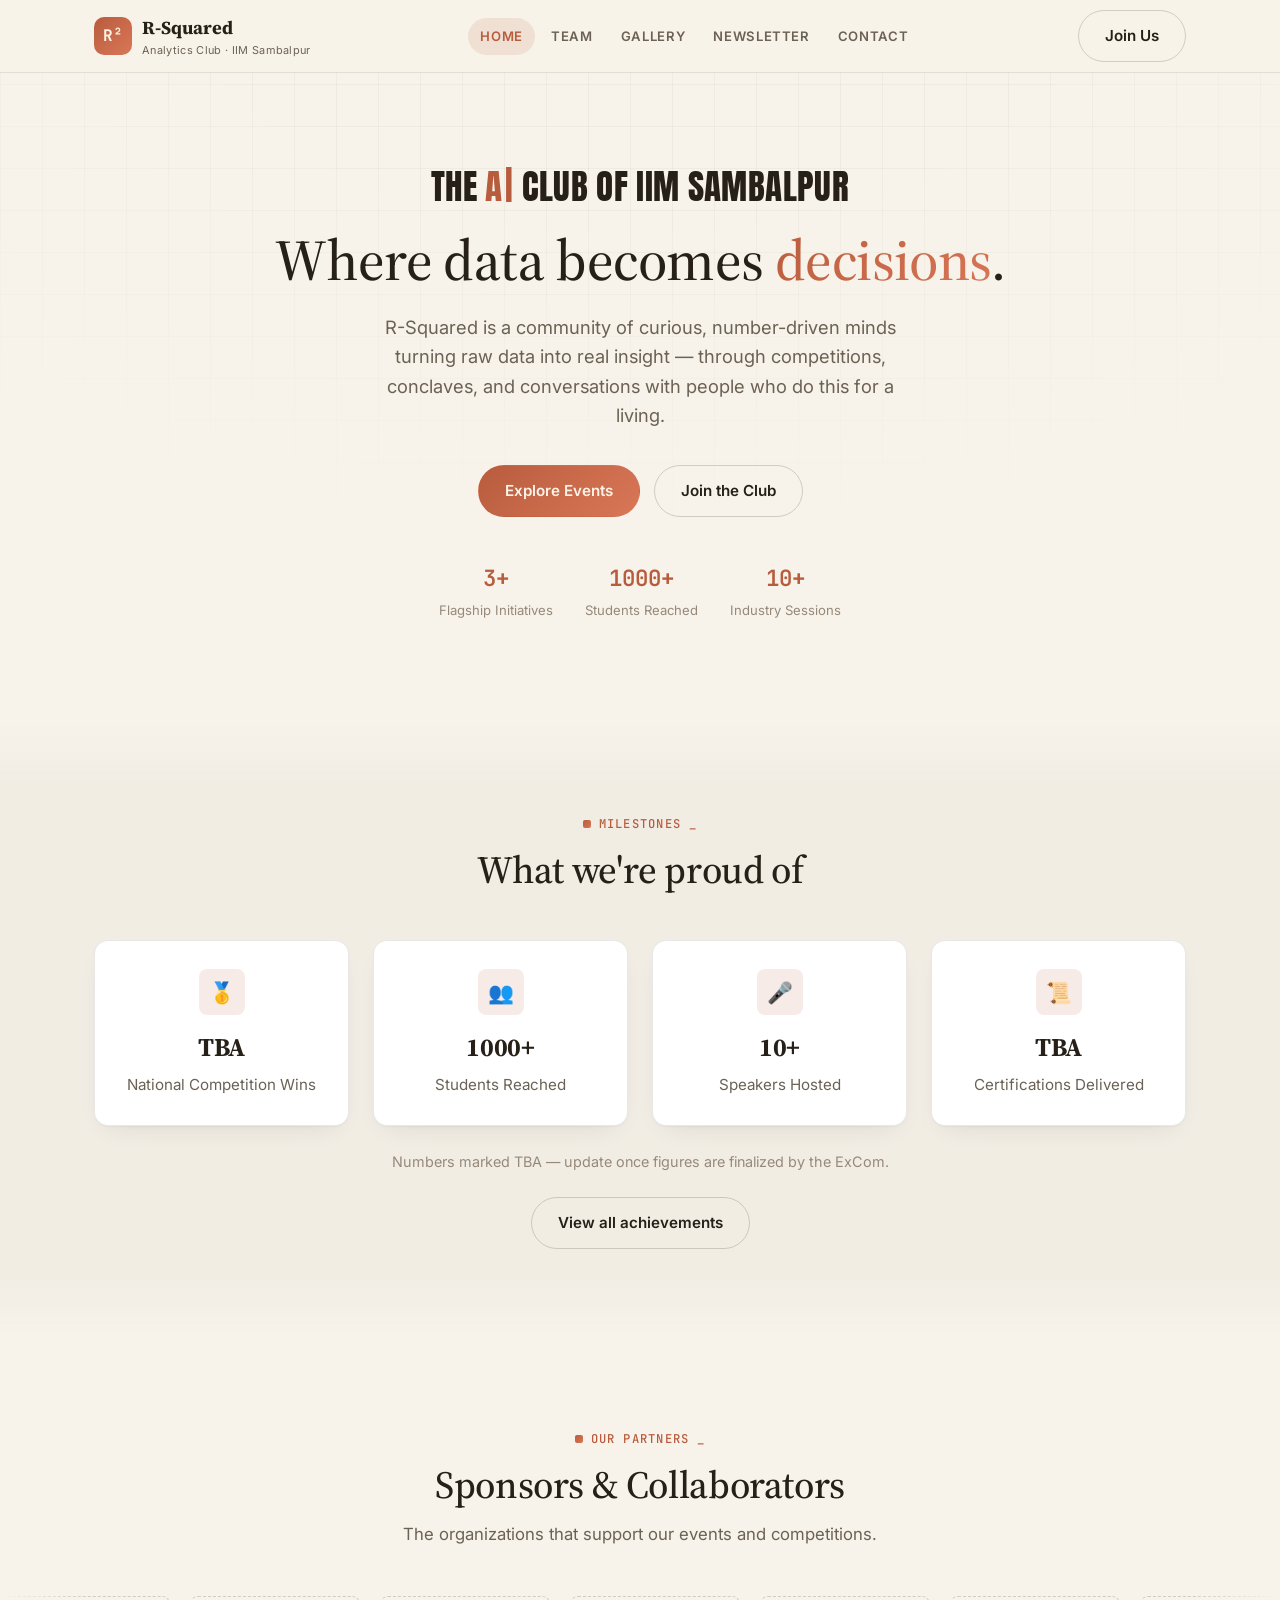
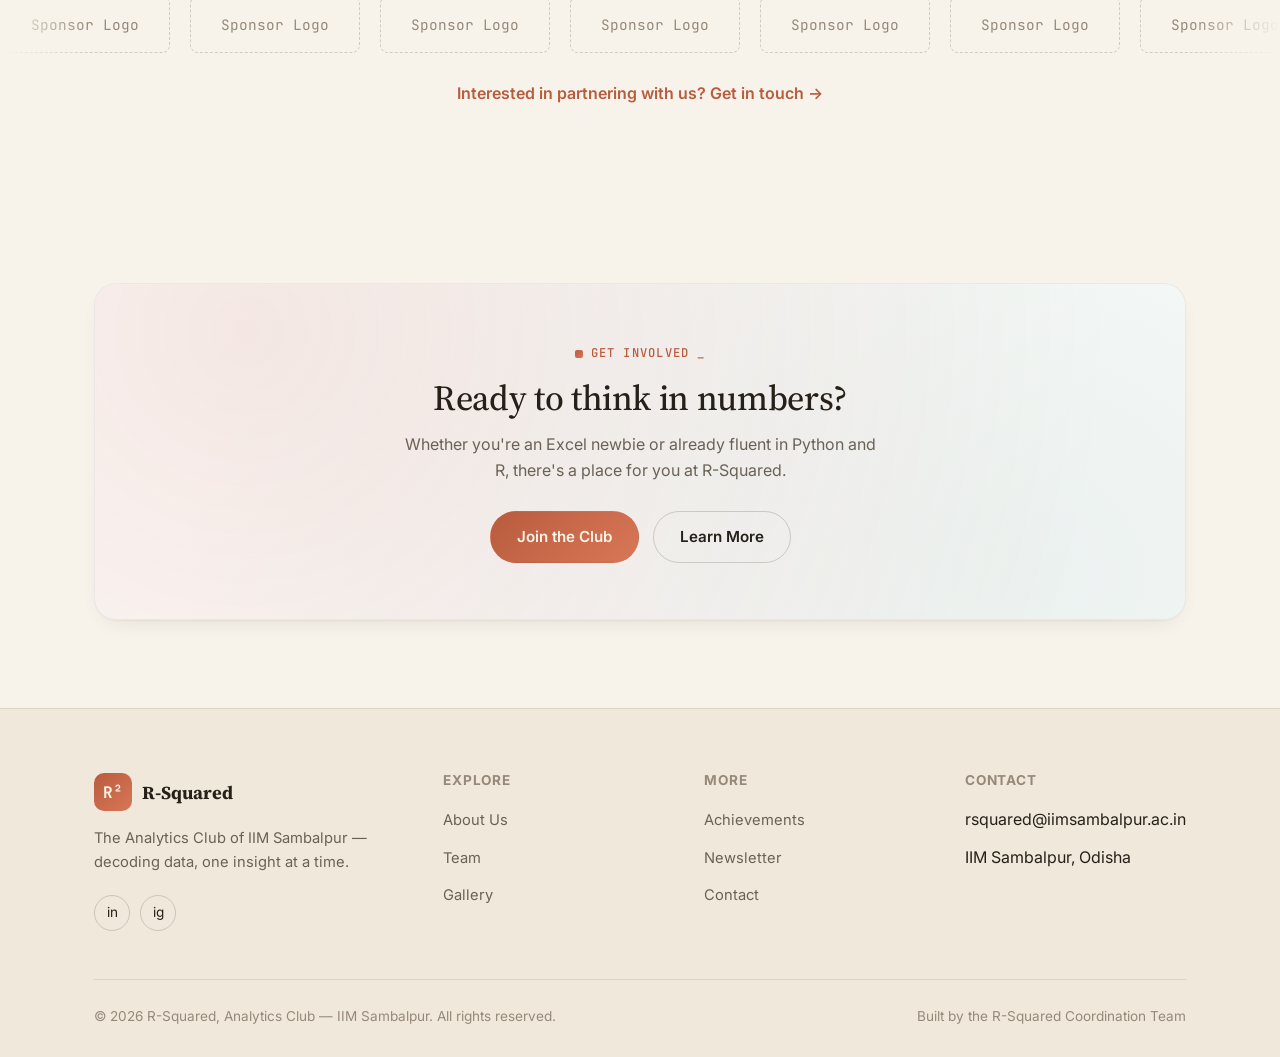
<file: index.html>
<!DOCTYPE html>
<html lang="en">
<head>
<meta charset="UTF-8" />
<meta name="viewport" content="width=device-width, initial-scale=1.0" />
<title>R-Squared | Analytics Club, IIM Sambalpur</title>
<meta name="description" content="R-Squared is the Analytics Club of IIM Sambalpur — home of Vishlesh, national analytics competitions, guest lectures, and certification programs." />
<link rel="preconnect" href="https://fonts.googleapis.com" />
<link rel="preconnect" href="https://fonts.gstatic.com" crossorigin />
<link href="https://fonts.googleapis.com/css2?family=Anton&family=Source+Serif+4:opsz,wght@8..60,400;8..60,500;8..60,600;8..60,700&family=Inter:wght@400;500;600;700&family=JetBrains+Mono:wght@400;500;600;700&display=swap" rel="stylesheet" />
<link rel="stylesheet" href="css/style.css" />
</head>
<body>

<nav class="navbar">
  <div class="container nav-inner">
    <a href="index.html" class="brand">
      <span class="brand-mark">R²</span>
      <span>R-Squared<small>Analytics Club · IIM Sambalpur</small></span>
    </a>
    <div class="nav-links">
      <a href="index.html" data-page="index.html" class="active">Home</a>
      <a href="team.html" data-page="team.html">Team</a>
      <a href="gallery.html" data-page="gallery.html">Gallery</a>
      <a href="newsletter.html" data-page="newsletter.html">Newsletter</a>
      <a href="contact.html" data-page="contact.html">Contact</a>
    </div>
    <div class="nav-cta">
      <a href="contact.html" class="btn btn-outline">Join Us</a>
      <button class="nav-toggle" aria-label="Toggle navigation"><span></span><span></span><span></span></button>
    </div>
  </div>
</nav>

<!-- HERO -->
<header class="hero">
  <div class="container hero-grid">
    <div class="reveal in-view">
      <p class="stamp-line">The <span class="cycle-wrap"><span class="cycle-word">Stats</span><span class="cycle-cursor">|</span></span> Club of IIM Sambalpur</p>
      <h1>Where data becomes <span class="grad">decisions</span>.</h1>
      <p class="lead">R-Squared is a community of curious, number-driven minds turning raw data into real insight — through competitions, conclaves, and conversations with people who do this for a living.</p>
      <div class="hero-actions">
        <a href="about.html#events" class="btn btn-primary">Explore Events</a>
        <a href="contact.html" class="btn btn-outline">Join the Club</a>
      </div>
      <div class="hero-stats">
        <div class="stat"><b>3+</b><span>Flagship Initiatives</span></div>
        <div class="stat"><b>1000+</b><span>Students Reached</span></div>
        <div class="stat"><b>10+</b><span>Industry Sessions</span></div>
      </div>
    </div>
  </div>
</header>

<!-- MILESTONES -->
<section class="section section-alt">
  <div class="container">
    <div class="section-head center">
      <span class="eyebrow" style="justify-content:center;">Milestones</span>
      <h2>What we're proud of</h2>
    </div>
    <div class="grid grid-4">
      <div class="card reveal" style="text-align:center;">
        <div class="card-icon" style="margin-inline:auto;">🥇</div>
        <h3 style="font-size:1.6rem; font-family:var(--font-head);">TBA</h3>
        <p>National Competition Wins</p>
      </div>
      <div class="card reveal" style="text-align:center;">
        <div class="card-icon" style="margin-inline:auto;">👥</div>
        <h3 style="font-size:1.6rem; font-family:var(--font-head);">1000+</h3>
        <p>Students Reached</p>
      </div>
      <div class="card reveal" style="text-align:center;">
        <div class="card-icon" style="margin-inline:auto;">🎤</div>
        <h3 style="font-size:1.6rem; font-family:var(--font-head);">10+</h3>
        <p>Speakers Hosted</p>
      </div>
      <div class="card reveal" style="text-align:center;">
        <div class="card-icon" style="margin-inline:auto;">📜</div>
        <h3 style="font-size:1.6rem; font-family:var(--font-head);">TBA</h3>
        <p>Certifications Delivered</p>
      </div>
    </div>
    <p style="text-align:center; color:var(--text-faint); margin-top:24px; font-size:0.9rem;">Numbers marked TBA — update once figures are finalized by the ExCom.</p>
    <div style="text-align:center; margin-top:24px;">
      <a href="achievements.html" class="btn btn-outline">View all achievements</a>
    </div>
  </div>
</section>

<!-- SPONSORS & PARTNERS -->
<section class="section">
  <div class="container">
    <div class="section-head center">
      <span class="eyebrow" style="justify-content:center;">Our partners</span>
      <h2>Sponsors &amp; Collaborators</h2>
      <p>The organizations that support our events and competitions.</p>
    </div>
  </div>

  <!-- Add or remove logos here; the strip loops automatically. -->
  <div class="marquee reveal" data-marquee>
    <div class="marquee-track">
      <div class="sponsor-chip">Sponsor Logo</div>
      <div class="sponsor-chip">Sponsor Logo</div>
      <div class="sponsor-chip">Sponsor Logo</div>
      <div class="sponsor-chip">Sponsor Logo</div>
    </div>
  </div>

  <div class="container">
    <p style="text-align:center; margin-top:28px;"><a href="contact.html" style="color:var(--primary); font-weight:600;">Interested in partnering with us? Get in touch →</a></p>
  </div>
</section>

<!-- CTA -->
<section class="section">
  <div class="container">
    <div class="cta-banner reveal">
      <span class="eyebrow" style="justify-content:center;">Get involved</span>
      <h2>Ready to think in numbers?</h2>
      <p>Whether you're an Excel newbie or already fluent in Python and R, there's a place for you at R-Squared.</p>
      <div class="cta-actions">
        <a href="contact.html" class="btn btn-primary">Join the Club</a>
        <a href="about.html" class="btn btn-outline">Learn More</a>
      </div>
    </div>
  </div>
</section>

<!-- FOOTER -->
<footer class="footer">
  <div class="container">
    <div class="footer-grid">
      <div class="footer-brand">
        <a href="index.html" class="brand"><span class="brand-mark">R²</span><span>R-Squared</span></a>
        <p>The Analytics Club of IIM Sambalpur — decoding data, one insight at a time.</p>
        <div class="social-row">
          <a href="https://www.linkedin.com/company/rsquarediim/" target="_blank" rel="noopener" aria-label="LinkedIn">in</a>
          <a href="https://www.instagram.com/r2_iimsbp/" target="_blank" rel="noopener" aria-label="Instagram">ig</a>
        </div>
      </div>
      <div>
        <h4>Explore</h4>
        <ul>
          <li><a href="about.html">About Us</a></li>
          <li><a href="team.html">Team</a></li>
          <li><a href="gallery.html">Gallery</a></li>
        </ul>
      </div>
      <div>
        <h4>More</h4>
        <ul>
          <li><a href="achievements.html">Achievements</a></li>
          <li><a href="newsletter.html">Newsletter</a></li>
          <li><a href="contact.html">Contact</a></li>
        </ul>
      </div>
      <div>
        <h4>Contact</h4>
        <ul>
          <li>rsquared@iimsambalpur.ac.in</li>
          <li>IIM Sambalpur, Odisha</li>
        </ul>
      </div>
    </div>
    <div class="footer-bottom">
      <span>© <span data-year></span> R-Squared, Analytics Club — IIM Sambalpur. All rights reserved.</span>
      <span>Built by the R-Squared Coordination Team</span>
    </div>
  </div>
</footer>

<script src="js/main.js"></script>
</body>
</html>
</file>
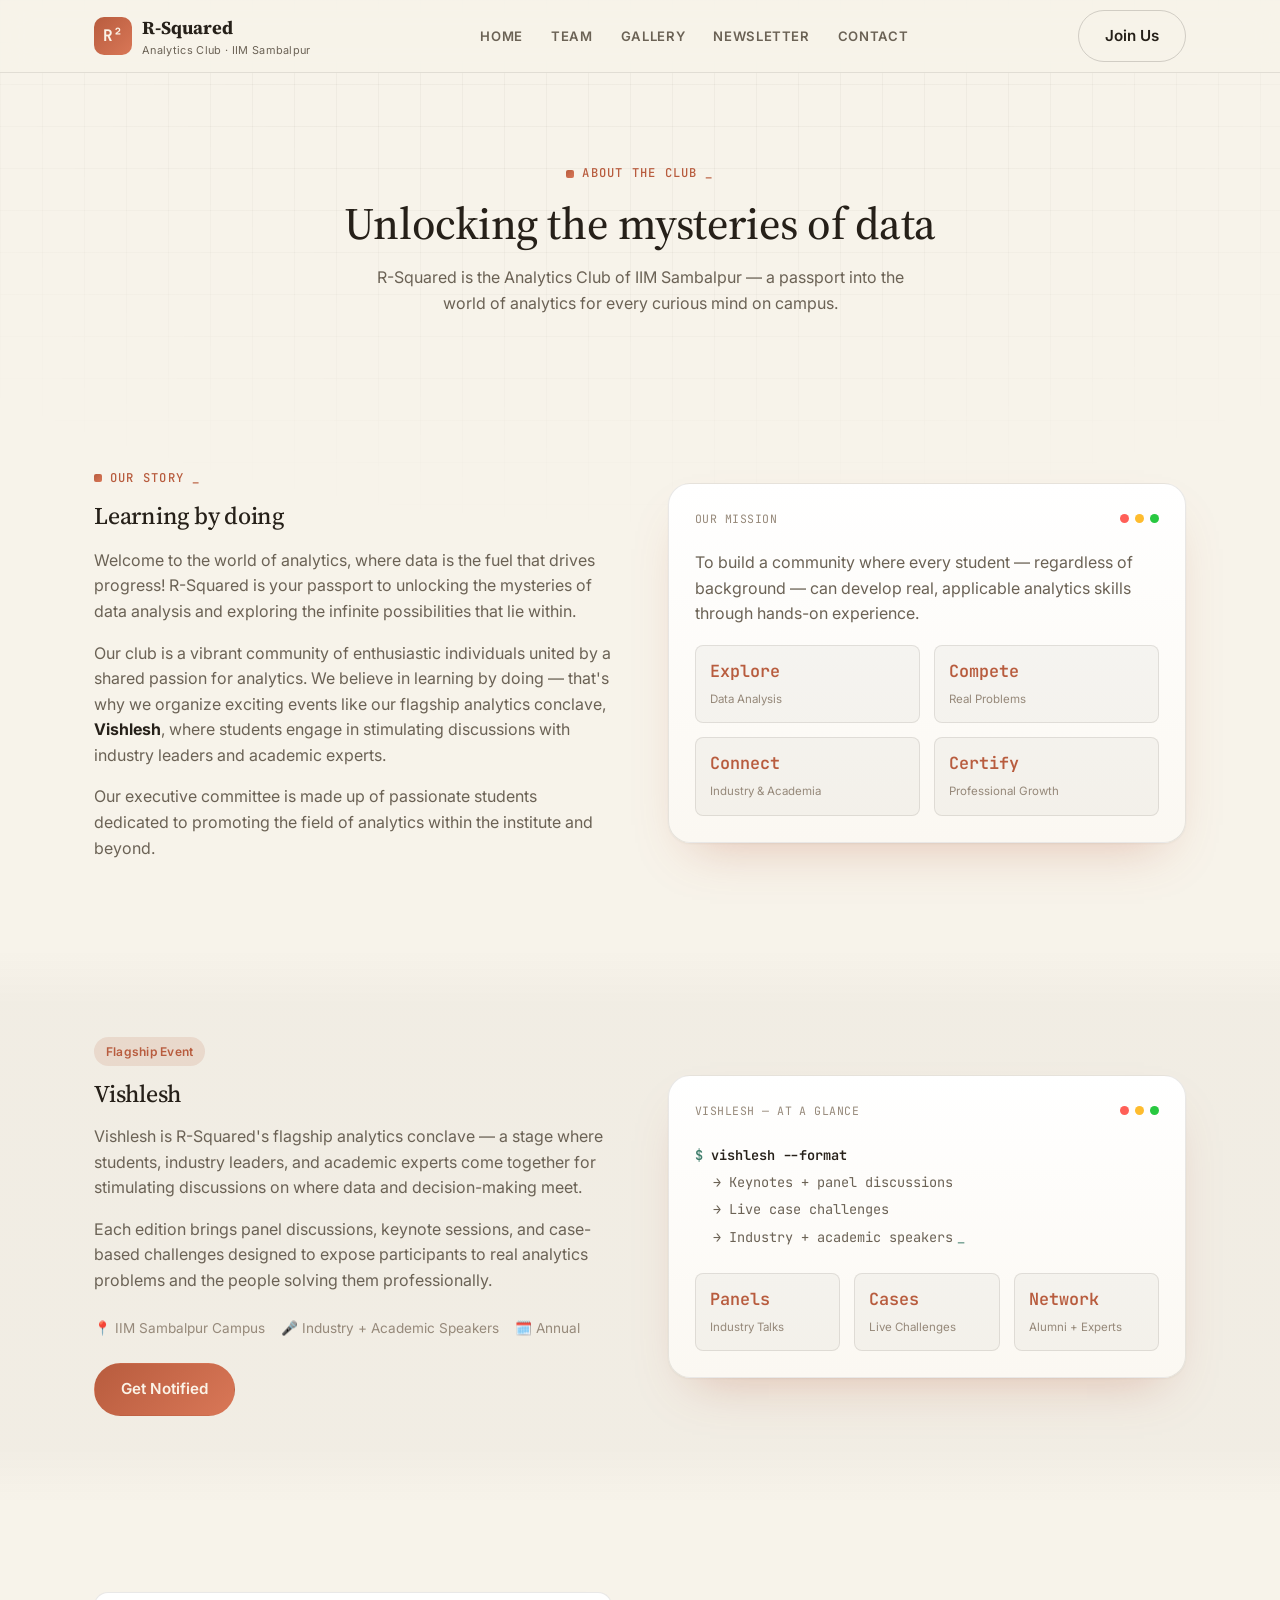
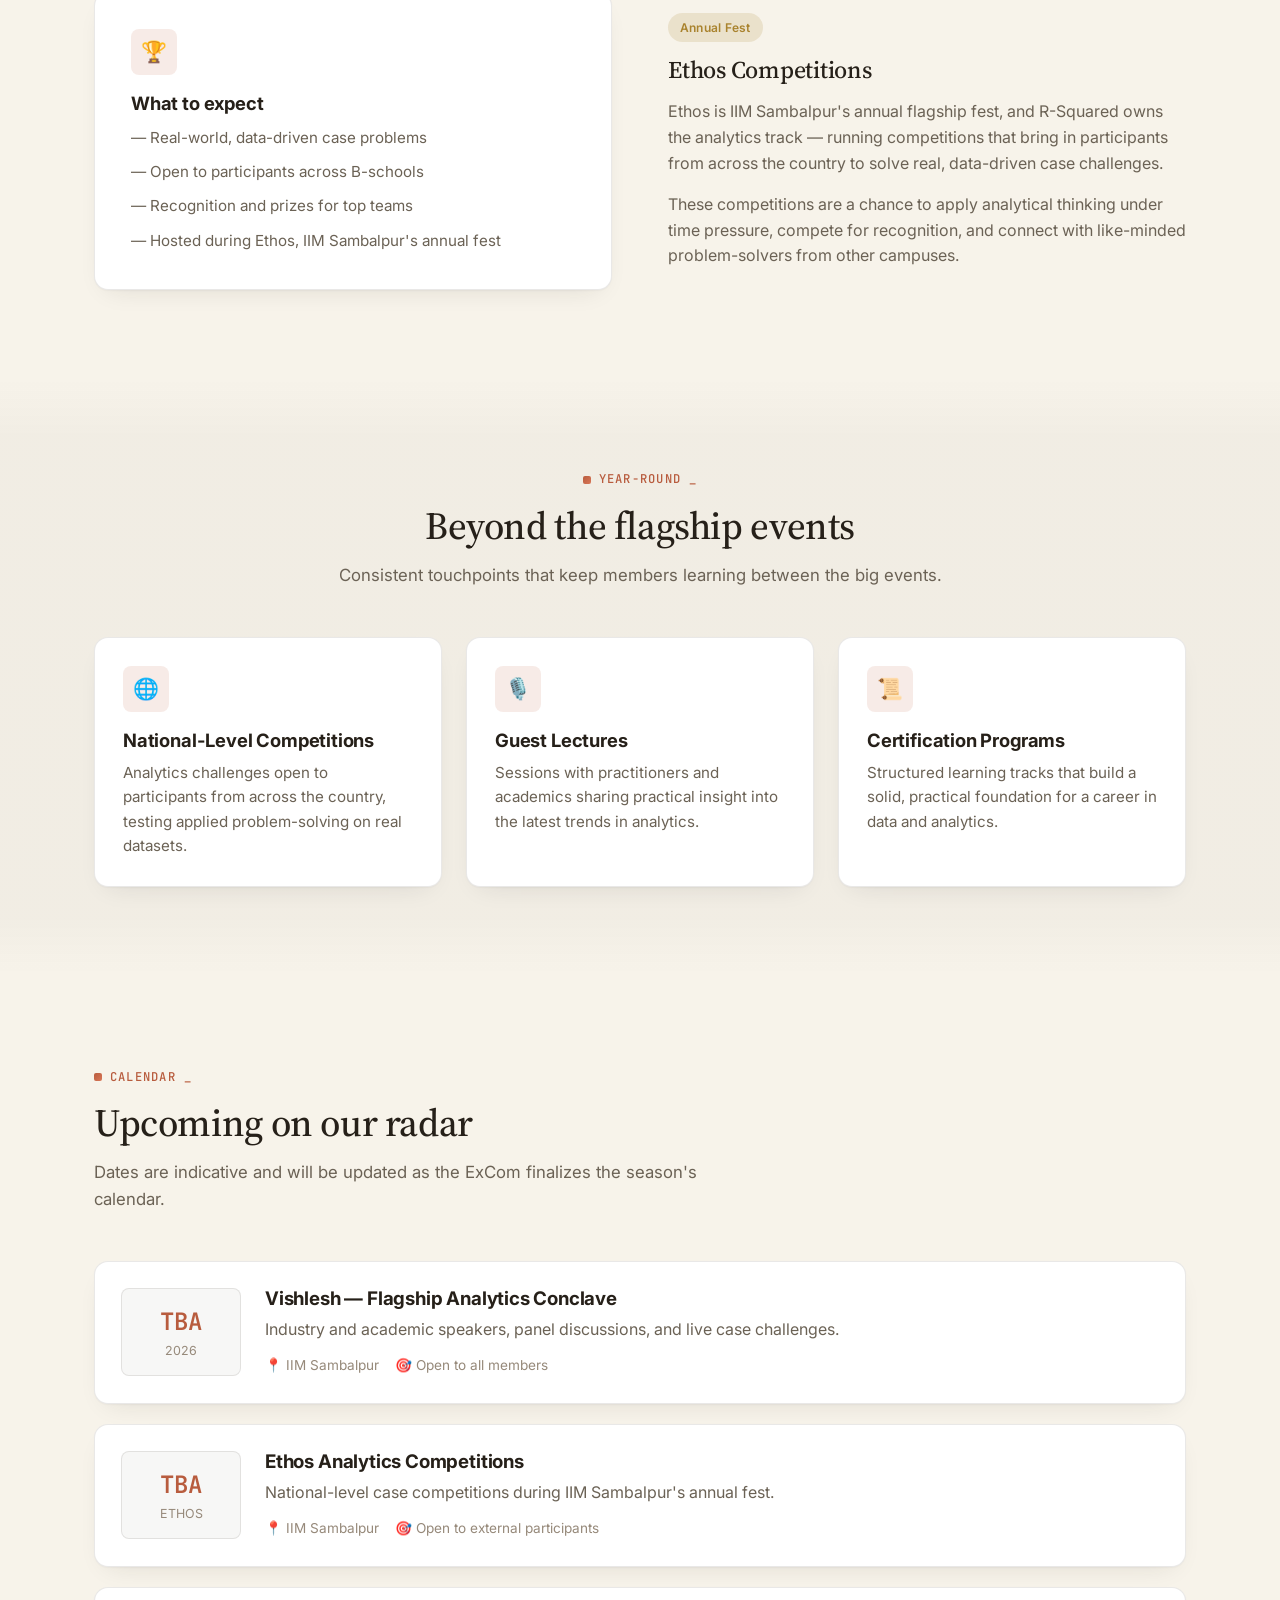
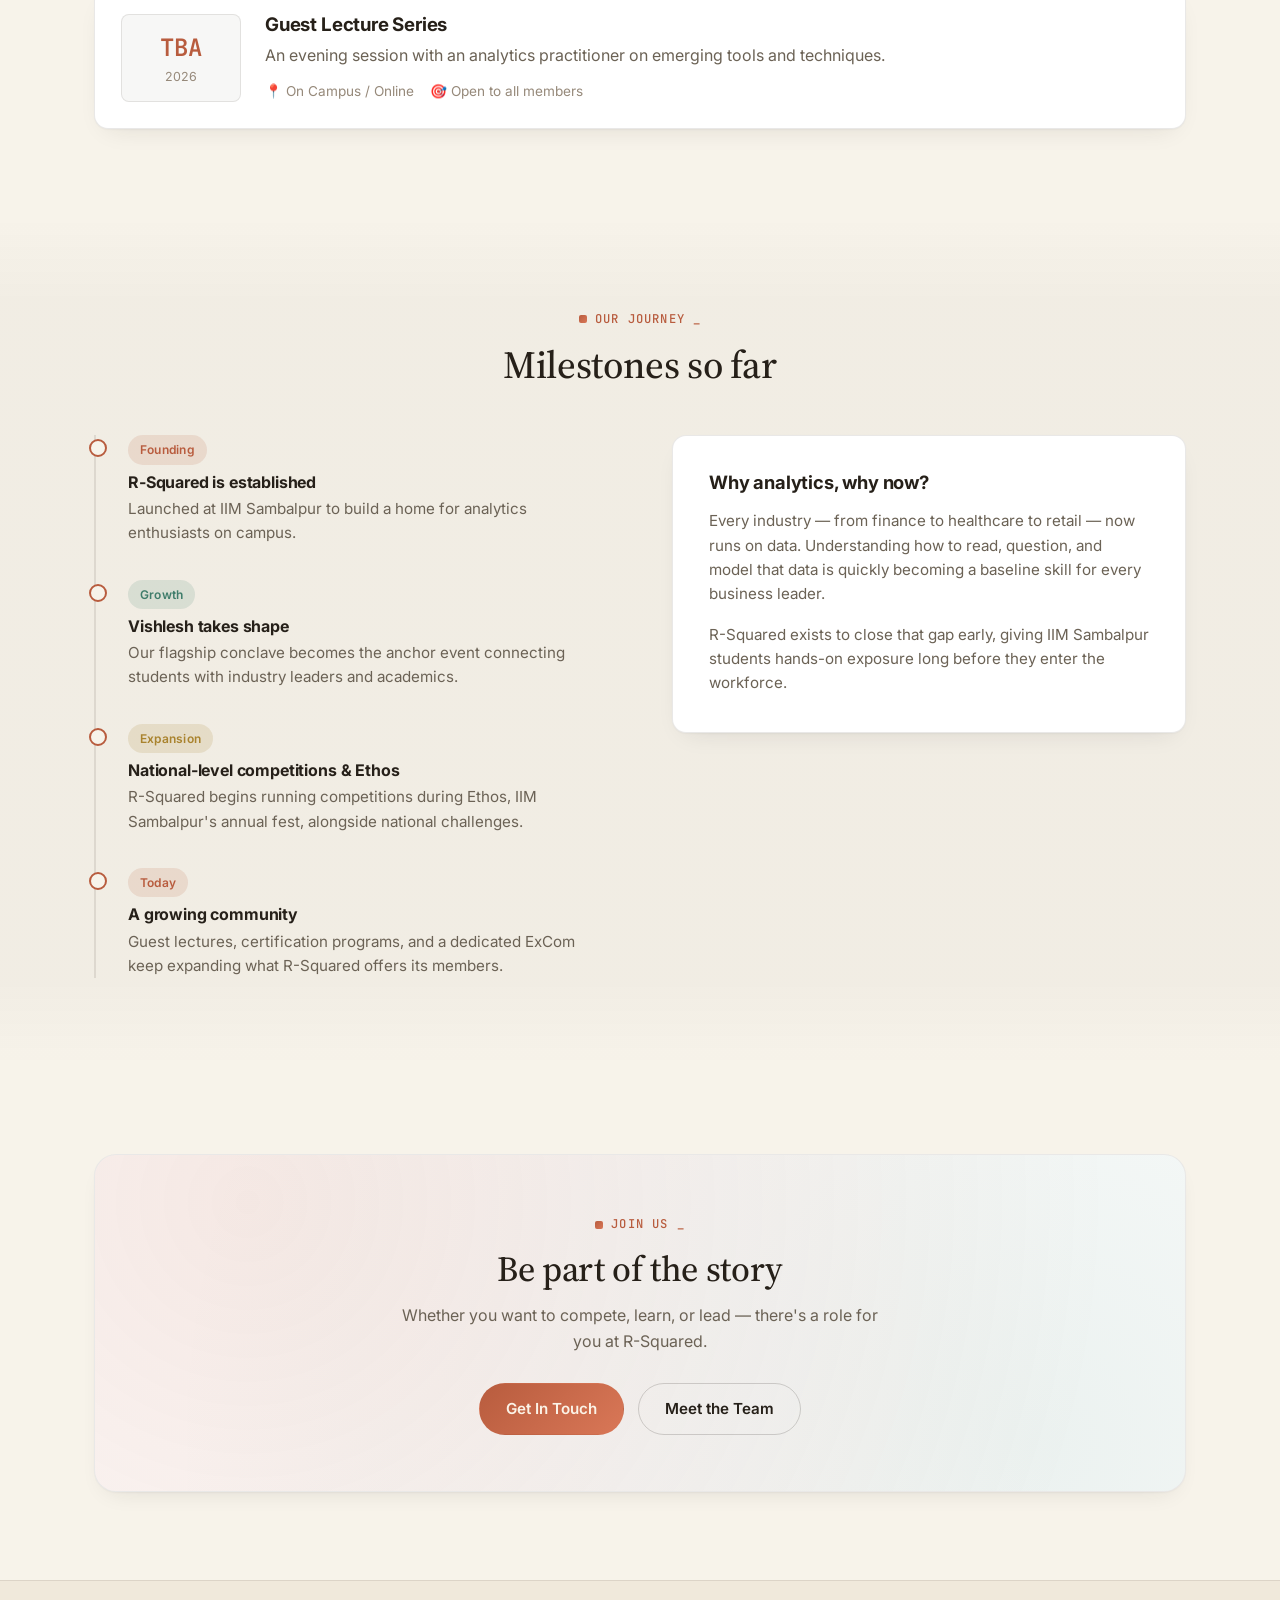
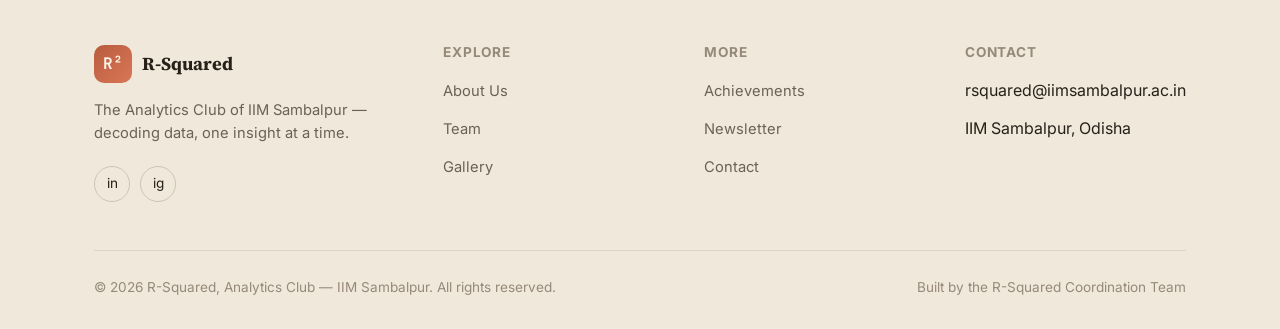
<file: about.html>
<!DOCTYPE html>
<html lang="en">
<head>
<meta charset="UTF-8" />
<meta name="viewport" content="width=device-width, initial-scale=1.0" />
<title>About Us | R-Squared — IIM Sambalpur</title>
<meta name="description" content="Learn about R-Squared, the Analytics Club of IIM Sambalpur — our mission, what we do, and our journey so far." />
<link rel="preconnect" href="https://fonts.googleapis.com" />
<link rel="preconnect" href="https://fonts.gstatic.com" crossorigin />
<link href="https://fonts.googleapis.com/css2?family=Source+Serif+4:opsz,wght@8..60,400;8..60,500;8..60,600;8..60,700&family=Inter:wght@400;500;600;700&family=JetBrains+Mono:wght@400;500;600;700&display=swap" rel="stylesheet" />
<link rel="stylesheet" href="css/style.css" />
</head>
<body>

<nav class="navbar">
  <div class="container nav-inner">
    <a href="index.html" class="brand">
      <span class="brand-mark">R²</span>
      <span>R-Squared<small>Analytics Club · IIM Sambalpur</small></span>
    </a>
    <div class="nav-links">
      <a href="index.html" data-page="index.html">Home</a>
      <a href="team.html" data-page="team.html">Team</a>
      <a href="gallery.html" data-page="gallery.html">Gallery</a>
      <a href="newsletter.html" data-page="newsletter.html">Newsletter</a>
      <a href="contact.html" data-page="contact.html">Contact</a>
    </div>
    <div class="nav-cta">
      <a href="contact.html" class="btn btn-outline">Join Us</a>
      <button class="nav-toggle" aria-label="Toggle navigation"><span></span><span></span><span></span></button>
    </div>
  </div>
</nav>

<header class="page-header">
  <div class="container">
    <span class="eyebrow">About the club</span>
    <h1>Unlocking the mysteries of data</h1>
    <p>R-Squared is the Analytics Club of IIM Sambalpur — a passport into the world of analytics for every curious mind on campus.</p>
  </div>
</header>

<section class="section">
  <div class="container grid grid-2" style="gap:56px; align-items:center;">
    <div class="reveal">
      <span class="eyebrow">Our story</span>
      <h2 style="margin-bottom:18px;">Learning by doing</h2>
      <p style="color:var(--text-dim); margin-bottom:16px;">Welcome to the world of analytics, where data is the fuel that drives progress! R-Squared is your passport to unlocking the mysteries of data analysis and exploring the infinite possibilities that lie within.</p>
      <p style="color:var(--text-dim); margin-bottom:16px;">Our club is a vibrant community of enthusiastic individuals united by a shared passion for analytics. We believe in learning by doing — that's why we organize exciting events like our flagship analytics conclave, <strong style="color:var(--text)">Vishlesh</strong>, where students engage in stimulating discussions with industry leaders and academic experts.</p>
      <p style="color:var(--text-dim);">Our executive committee is made up of passionate students dedicated to promoting the field of analytics within the institute and beyond.</p>
    </div>
    <div class="reveal">
      <div class="panel">
        <div class="panel-head">
          <span class="label">Our Mission</span>
          <div class="dots"><span></span><span></span><span></span></div>
        </div>
        <p style="color:var(--text-dim); margin-bottom:18px;">To build a community where every student — regardless of background — can develop real, applicable analytics skills through hands-on experience.</p>
        <div class="panel-metrics" style="grid-template-columns:1fr 1fr;">
          <div class="metric"><b>Explore</b><span>Data Analysis</span></div>
          <div class="metric"><b>Compete</b><span>Real Problems</span></div>
          <div class="metric"><b>Connect</b><span>Industry & Academia</span></div>
          <div class="metric"><b>Certify</b><span>Professional Growth</span></div>
        </div>
      </div>
    </div>
  </div>
</section>

<!-- FLAGSHIP: VISHLESH -->
<section class="section section-alt" id="events">
  <div class="container">
    <div class="grid grid-2" style="gap:56px; align-items:center;">
      <div class="reveal">
        <span class="pill pill-primary" style="margin-bottom:14px;">Flagship Event</span>
        <h2 style="margin-bottom:16px;">Vishlesh</h2>
        <p style="color:var(--text-dim); margin-bottom:16px;">Vishlesh is R-Squared's flagship analytics conclave — a stage where students, industry leaders, and academic experts come together for stimulating discussions on where data and decision-making meet.</p>
        <p style="color:var(--text-dim); margin-bottom:24px;">Each edition brings panel discussions, keynote sessions, and case-based challenges designed to expose participants to real analytics problems and the people solving them professionally.</p>
        <div class="event-meta" style="margin-bottom:24px;">
          <span>📍 IIM Sambalpur Campus</span>
          <span>🎤 Industry + Academic Speakers</span>
          <span>🗓️ Annual</span>
        </div>
        <a href="contact.html" class="btn btn-primary">Get Notified</a>
      </div>
      <div class="reveal">
        <div class="panel">
          <div class="panel-head">
            <span class="label">Vishlesh — At a Glance</span>
            <div class="dots"><span></span><span></span><span></span></div>
          </div>
          <div class="terminal-block">
            <span class="cmd"><span class="prompt">$</span>vishlesh --format</span>
            <span class="out">→ Keynotes + panel discussions</span>
            <span class="out">→ Live case challenges</span>
            <span class="out">→ Industry + academic speakers</span>
          </div>
          <div class="panel-metrics">
            <div class="metric"><b>Panels</b><span>Industry Talks</span></div>
            <div class="metric"><b>Cases</b><span>Live Challenges</span></div>
            <div class="metric"><b>Network</b><span>Alumni + Experts</span></div>
          </div>
        </div>
      </div>
    </div>
  </div>
</section>

<!-- ETHOS -->
<section class="section">
  <div class="container">
    <div class="grid grid-2" style="gap:56px; align-items:center;">
      <div class="reveal" style="order:2;">
        <span class="pill pill-gold" style="margin-bottom:14px;">Annual Fest</span>
        <h2 style="margin-bottom:16px;">Ethos Competitions</h2>
        <p style="color:var(--text-dim); margin-bottom:16px;">Ethos is IIM Sambalpur's annual flagship fest, and R-Squared owns the analytics track — running competitions that bring in participants from across the country to solve real, data-driven case challenges.</p>
        <p style="color:var(--text-dim);">These competitions are a chance to apply analytical thinking under time pressure, compete for recognition, and connect with like-minded problem-solvers from other campuses.</p>
      </div>
      <div class="reveal" style="order:1;">
        <div class="card" style="padding:36px;">
          <div class="card-icon">🏆</div>
          <h3 style="margin-bottom:12px;">What to expect</h3>
          <ul style="display:grid; gap:10px; color:var(--text-dim); font-size:0.95rem;">
            <li>— Real-world, data-driven case problems</li>
            <li>— Open to participants across B-schools</li>
            <li>— Recognition and prizes for top teams</li>
            <li>— Hosted during Ethos, IIM Sambalpur's annual fest</li>
          </ul>
        </div>
      </div>
    </div>
  </div>
</section>

<!-- OTHER PROGRAMS -->
<section class="section section-alt">
  <div class="container">
    <div class="section-head center">
      <span class="eyebrow" style="justify-content:center;">Year-round</span>
      <h2>Beyond the flagship events</h2>
      <p>Consistent touchpoints that keep members learning between the big events.</p>
    </div>
    <div class="grid grid-3">
      <div class="card reveal">
        <div class="card-icon">🌐</div>
        <h3>National-Level Competitions</h3>
        <p>Analytics challenges open to participants from across the country, testing applied problem-solving on real datasets.</p>
      </div>
      <div class="card reveal">
        <div class="card-icon">🎙️</div>
        <h3>Guest Lectures</h3>
        <p>Sessions with practitioners and academics sharing practical insight into the latest trends in analytics.</p>
      </div>
      <div class="card reveal">
        <div class="card-icon">📜</div>
        <h3>Certification Programs</h3>
        <p>Structured learning tracks that build a solid, practical foundation for a career in data and analytics.</p>
      </div>
    </div>
  </div>
</section>

<!-- UPCOMING (placeholder) -->
<section class="section">
  <div class="container">
    <div class="section-head">
      <span class="eyebrow">Calendar</span>
      <h2>Upcoming on our radar</h2>
      <p>Dates are indicative and will be updated as the ExCom finalizes the season's calendar.</p>
    </div>
    <div class="grid" style="gap:20px;">
      <div class="event-card reveal">
        <div class="event-date"><b>TBA</b><span>2026</span></div>
        <div class="event-body">
          <h3>Vishlesh — Flagship Analytics Conclave</h3>
          <p>Industry and academic speakers, panel discussions, and live case challenges.</p>
          <div class="event-meta"><span>📍 IIM Sambalpur</span><span>🎯 Open to all members</span></div>
        </div>
      </div>
      <div class="event-card reveal">
        <div class="event-date"><b>TBA</b><span>Ethos</span></div>
        <div class="event-body">
          <h3>Ethos Analytics Competitions</h3>
          <p>National-level case competitions during IIM Sambalpur's annual fest.</p>
          <div class="event-meta"><span>📍 IIM Sambalpur</span><span>🎯 Open to external participants</span></div>
        </div>
      </div>
      <div class="event-card reveal">
        <div class="event-date"><b>TBA</b><span>2026</span></div>
        <div class="event-body">
          <h3>Guest Lecture Series</h3>
          <p>An evening session with an analytics practitioner on emerging tools and techniques.</p>
          <div class="event-meta"><span>📍 On Campus / Online</span><span>🎯 Open to all members</span></div>
        </div>
      </div>
    </div>
  </div>
</section>

<section class="section section-alt">
  <div class="container">
    <div class="section-head center">
      <span class="eyebrow" style="justify-content:center;">Our journey</span>
      <h2>Milestones so far</h2>
    </div>
    <div class="grid grid-2" style="gap:64px;">
      <div class="timeline reveal">
        <div class="timeline-item">
          <span class="pill pill-primary" style="margin-bottom:8px;">Founding</span>
          <h4>R-Squared is established</h4>
          <p>Launched at IIM Sambalpur to build a home for analytics enthusiasts on campus.</p>
        </div>
        <div class="timeline-item">
          <span class="pill pill-accent" style="margin-bottom:8px;">Growth</span>
          <h4>Vishlesh takes shape</h4>
          <p>Our flagship conclave becomes the anchor event connecting students with industry leaders and academics.</p>
        </div>
        <div class="timeline-item">
          <span class="pill pill-gold" style="margin-bottom:8px;">Expansion</span>
          <h4>National-level competitions & Ethos</h4>
          <p>R-Squared begins running competitions during Ethos, IIM Sambalpur's annual fest, alongside national challenges.</p>
        </div>
        <div class="timeline-item">
          <span class="pill pill-primary" style="margin-bottom:8px;">Today</span>
          <h4>A growing community</h4>
          <p>Guest lectures, certification programs, and a dedicated ExCom keep expanding what R-Squared offers its members.</p>
        </div>
      </div>
      <div class="reveal">
        <div class="card" style="padding:36px;">
          <h3 style="margin-bottom:16px;">Why analytics, why now?</h3>
          <p style="color:var(--text-dim); margin-bottom:16px;">Every industry — from finance to healthcare to retail — now runs on data. Understanding how to read, question, and model that data is quickly becoming a baseline skill for every business leader.</p>
          <p style="color:var(--text-dim);">R-Squared exists to close that gap early, giving IIM Sambalpur students hands-on exposure long before they enter the workforce.</p>
        </div>
      </div>
    </div>
  </div>
</section>

<section class="section">
  <div class="container">
    <div class="cta-banner reveal">
      <span class="eyebrow" style="justify-content:center;">Join us</span>
      <h2>Be part of the story</h2>
      <p>Whether you want to compete, learn, or lead — there's a role for you at R-Squared.</p>
      <div class="cta-actions">
        <a href="contact.html" class="btn btn-primary">Get In Touch</a>
        <a href="team.html" class="btn btn-outline">Meet the Team</a>
      </div>
    </div>
  </div>
</section>

<footer class="footer">
  <div class="container">
    <div class="footer-grid">
      <div class="footer-brand">
        <a href="index.html" class="brand"><span class="brand-mark">R²</span><span>R-Squared</span></a>
        <p>The Analytics Club of IIM Sambalpur — decoding data, one insight at a time.</p>
        <div class="social-row">
          <a href="https://www.linkedin.com/company/rsquarediim/" target="_blank" rel="noopener" aria-label="LinkedIn">in</a>
          <a href="https://www.instagram.com/r2_iimsbp/" target="_blank" rel="noopener" aria-label="Instagram">ig</a>
        </div>
      </div>
      <div>
        <h4>Explore</h4>
        <ul>
          <li><a href="about.html">About Us</a></li>
          <li><a href="team.html">Team</a></li>
          <li><a href="gallery.html">Gallery</a></li>
        </ul>
      </div>
      <div>
        <h4>More</h4>
        <ul>
          <li><a href="achievements.html">Achievements</a></li>
          <li><a href="newsletter.html">Newsletter</a></li>
          <li><a href="contact.html">Contact</a></li>
        </ul>
      </div>
      <div>
        <h4>Contact</h4>
        <ul>
          <li>rsquared@iimsambalpur.ac.in</li>
          <li>IIM Sambalpur, Odisha</li>
        </ul>
      </div>
    </div>
    <div class="footer-bottom">
      <span>© <span data-year></span> R-Squared, Analytics Club — IIM Sambalpur. All rights reserved.</span>
      <span>Built by the R-Squared Coordination Team</span>
    </div>
  </div>
</footer>

<script src="js/main.js"></script>
</body>
</html>
</file>
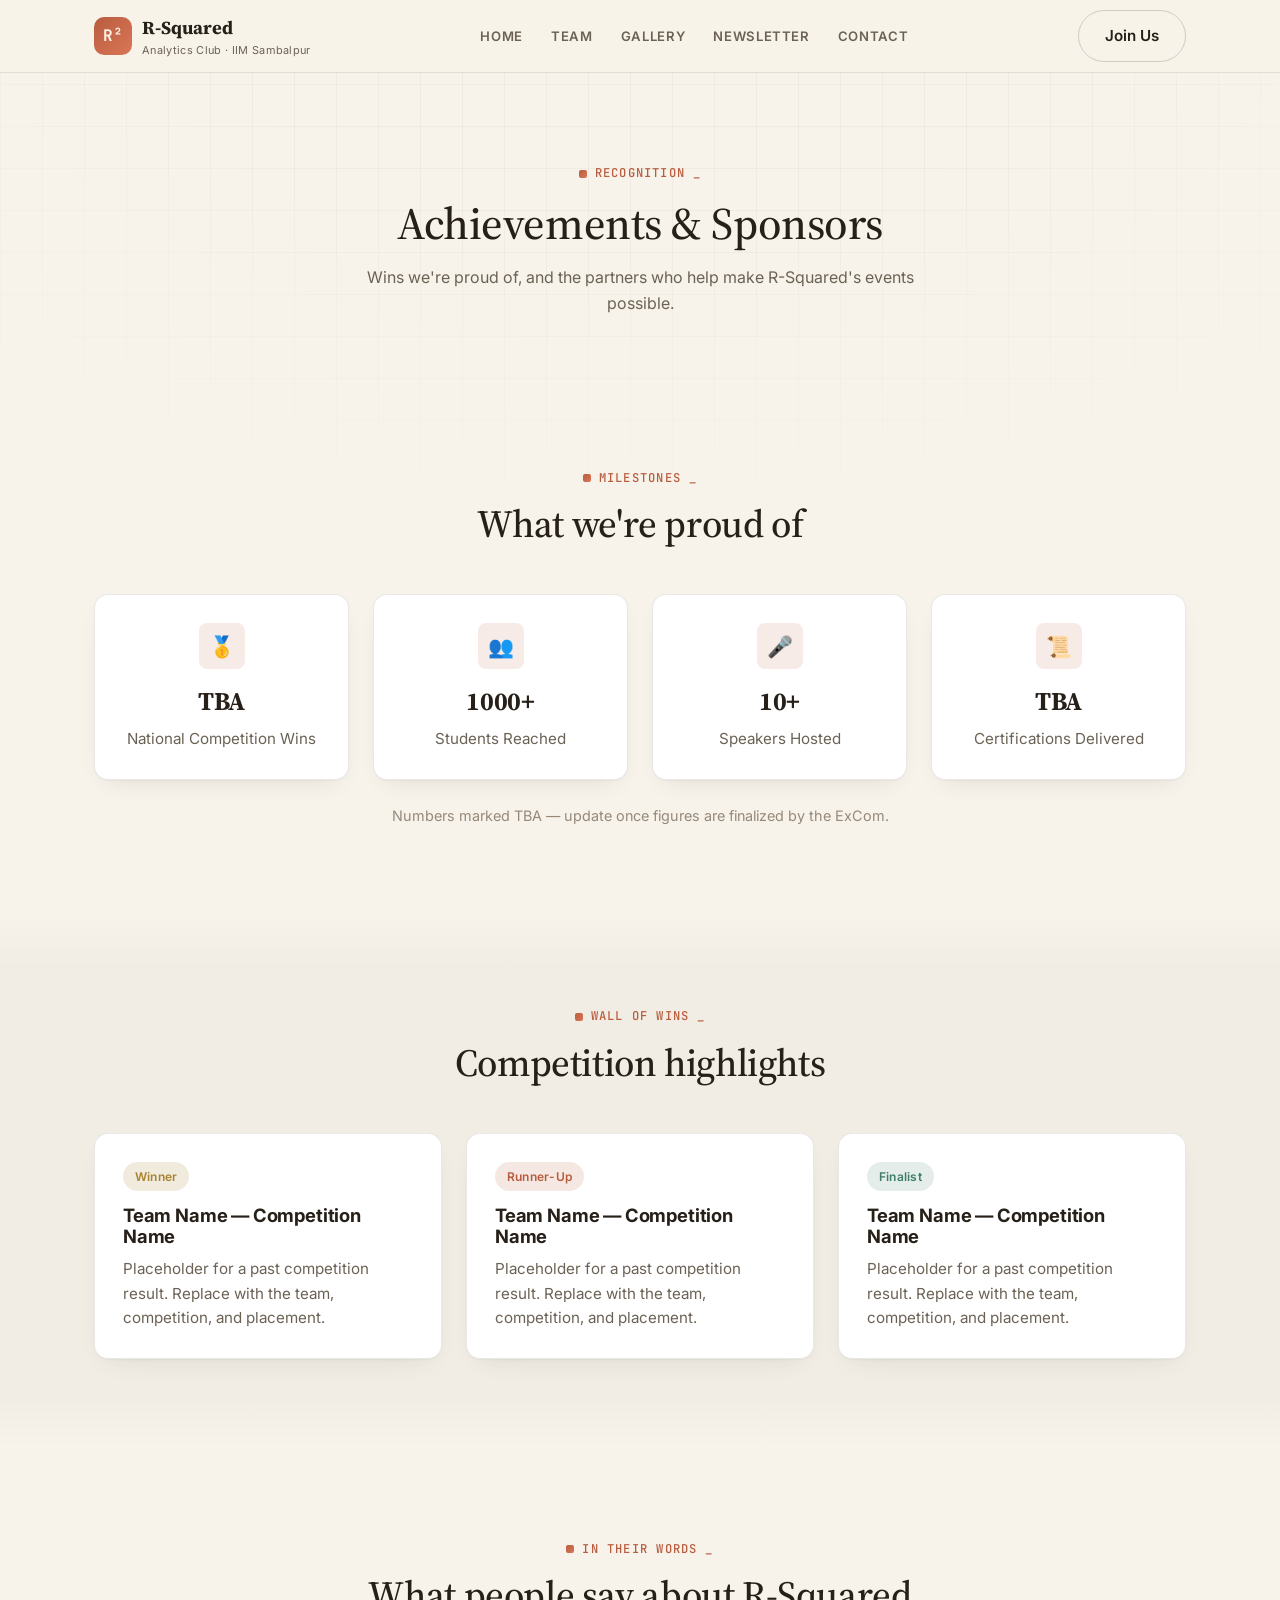
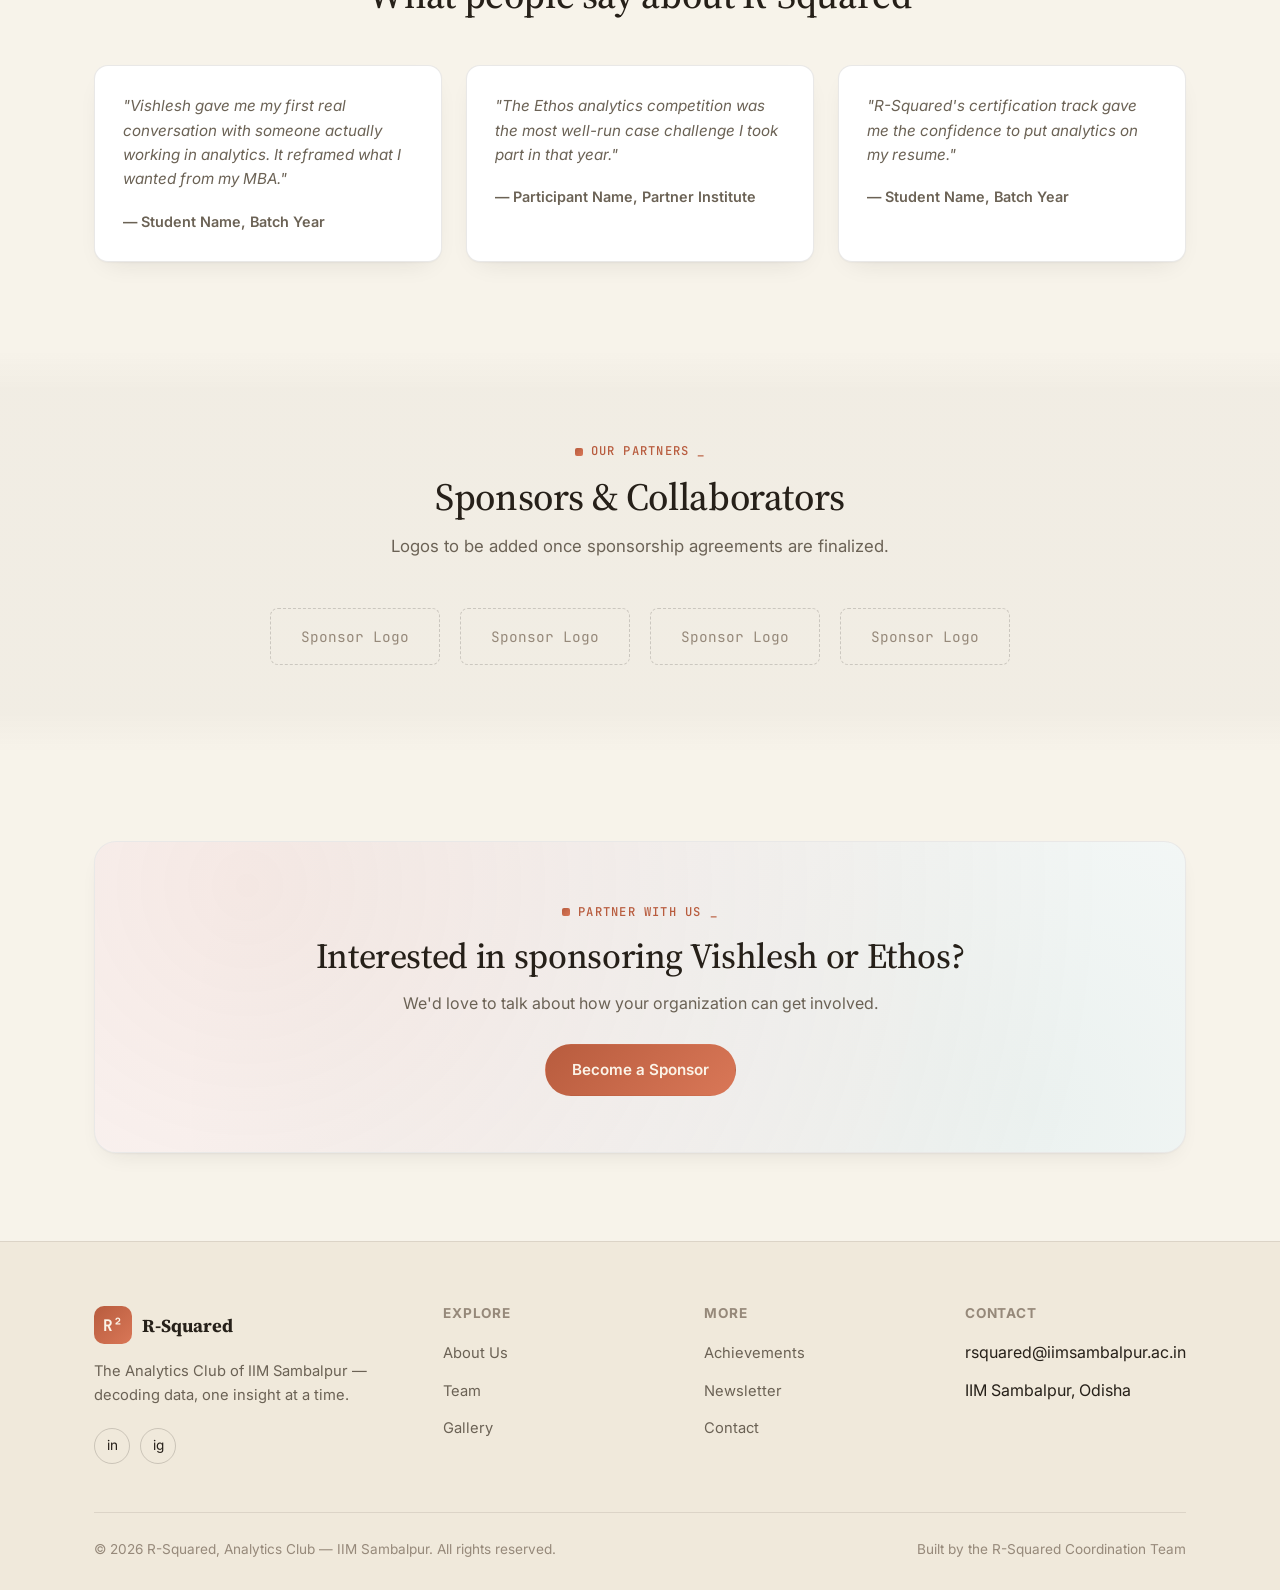
<file: achievements.html>
<!DOCTYPE html>
<html lang="en">
<head>
<meta charset="UTF-8" />
<meta name="viewport" content="width=device-width, initial-scale=1.0" />
<title>Achievements & Sponsors | R-Squared — IIM Sambalpur</title>
<meta name="description" content="Awards, winners, testimonials and sponsors that have supported R-Squared, the Analytics Club of IIM Sambalpur." />
<link rel="preconnect" href="https://fonts.googleapis.com" />
<link rel="preconnect" href="https://fonts.gstatic.com" crossorigin />
<link href="https://fonts.googleapis.com/css2?family=Source+Serif+4:opsz,wght@8..60,400;8..60,500;8..60,600;8..60,700&family=Inter:wght@400;500;600;700&family=JetBrains+Mono:wght@400;500;600;700&display=swap" rel="stylesheet" />
<link rel="stylesheet" href="css/style.css" />
</head>
<body>

<nav class="navbar">
  <div class="container nav-inner">
    <a href="index.html" class="brand">
      <span class="brand-mark">R²</span>
      <span>R-Squared<small>Analytics Club · IIM Sambalpur</small></span>
    </a>
    <div class="nav-links">
      <a href="index.html" data-page="index.html">Home</a>
      <a href="team.html" data-page="team.html">Team</a>
      <a href="gallery.html" data-page="gallery.html">Gallery</a>
      <a href="newsletter.html" data-page="newsletter.html">Newsletter</a>
      <a href="contact.html" data-page="contact.html">Contact</a>
    </div>
    <div class="nav-cta">
      <a href="contact.html" class="btn btn-outline">Join Us</a>
      <button class="nav-toggle" aria-label="Toggle navigation"><span></span><span></span><span></span></button>
    </div>
  </div>
</nav>

<header class="page-header">
  <div class="container">
    <span class="eyebrow">Recognition</span>
    <h1>Achievements & Sponsors</h1>
    <p>Wins we're proud of, and the partners who help make R-Squared's events possible.</p>
  </div>
</header>

<section class="section">
  <div class="container">
    <div class="section-head center">
      <span class="eyebrow" style="justify-content:center;">Milestones</span>
      <h2>What we're proud of</h2>
    </div>
    <div class="grid grid-4">
      <div class="card reveal" style="text-align:center;">
        <div class="card-icon" style="margin-inline:auto;">🥇</div>
        <h3 style="font-size:1.6rem; font-family:var(--font-head);">TBA</h3>
        <p>National Competition Wins</p>
      </div>
      <div class="card reveal" style="text-align:center;">
        <div class="card-icon" style="margin-inline:auto;">👥</div>
        <h3 style="font-size:1.6rem; font-family:var(--font-head);">1000+</h3>
        <p>Students Reached</p>
      </div>
      <div class="card reveal" style="text-align:center;">
        <div class="card-icon" style="margin-inline:auto;">🎤</div>
        <h3 style="font-size:1.6rem; font-family:var(--font-head);">10+</h3>
        <p>Speakers Hosted</p>
      </div>
      <div class="card reveal" style="text-align:center;">
        <div class="card-icon" style="margin-inline:auto;">📜</div>
        <h3 style="font-size:1.6rem; font-family:var(--font-head);">TBA</h3>
        <p>Certifications Delivered</p>
      </div>
    </div>
    <p style="text-align:center; color:var(--text-faint); margin-top:24px; font-size:0.9rem;">Numbers marked TBA — update once figures are finalized by the ExCom.</p>
  </div>
</section>

<section class="section section-alt">
  <div class="container">
    <div class="section-head center">
      <span class="eyebrow" style="justify-content:center;">Wall of wins</span>
      <h2>Competition highlights</h2>
    </div>
    <div class="grid grid-3">
      <div class="card reveal">
        <span class="pill pill-gold" style="margin-bottom:14px;">Winner</span>
        <h3>Team Name — Competition Name</h3>
        <p>Placeholder for a past competition result. Replace with the team, competition, and placement.</p>
      </div>
      <div class="card reveal">
        <span class="pill pill-primary" style="margin-bottom:14px;">Runner-Up</span>
        <h3>Team Name — Competition Name</h3>
        <p>Placeholder for a past competition result. Replace with the team, competition, and placement.</p>
      </div>
      <div class="card reveal">
        <span class="pill pill-accent" style="margin-bottom:14px;">Finalist</span>
        <h3>Team Name — Competition Name</h3>
        <p>Placeholder for a past competition result. Replace with the team, competition, and placement.</p>
      </div>
    </div>
  </div>
</section>

<section class="section">
  <div class="container">
    <div class="section-head center">
      <span class="eyebrow" style="justify-content:center;">In their words</span>
      <h2>What people say about R-Squared</h2>
    </div>
    <div class="grid grid-3">
      <div class="card reveal">
        <p style="color:var(--text-dim); font-style:italic; margin-bottom:18px;">"Vishlesh gave me my first real conversation with someone actually working in analytics. It reframed what I wanted from my MBA."</p>
        <p style="font-weight:600; font-size:0.9rem;">— Student Name, Batch Year</p>
      </div>
      <div class="card reveal">
        <p style="color:var(--text-dim); font-style:italic; margin-bottom:18px;">"The Ethos analytics competition was the most well-run case challenge I took part in that year."</p>
        <p style="font-weight:600; font-size:0.9rem;">— Participant Name, Partner Institute</p>
      </div>
      <div class="card reveal">
        <p style="color:var(--text-dim); font-style:italic; margin-bottom:18px;">"R-Squared's certification track gave me the confidence to put analytics on my resume."</p>
        <p style="font-weight:600; font-size:0.9rem;">— Student Name, Batch Year</p>
      </div>
    </div>
  </div>
</section>

<section class="section section-alt">
  <div class="container">
    <div class="section-head center">
      <span class="eyebrow" style="justify-content:center;">Our partners</span>
      <h2>Sponsors & Collaborators</h2>
      <p>Logos to be added once sponsorship agreements are finalized.</p>
    </div>
    <div class="sponsor-row reveal">
      <div class="sponsor-chip">Sponsor Logo</div>
      <div class="sponsor-chip">Sponsor Logo</div>
      <div class="sponsor-chip">Sponsor Logo</div>
      <div class="sponsor-chip">Sponsor Logo</div>
    </div>
  </div>
</section>

<section class="section">
  <div class="container">
    <div class="cta-banner reveal">
      <span class="eyebrow" style="justify-content:center;">Partner with us</span>
      <h2>Interested in sponsoring Vishlesh or Ethos?</h2>
      <p>We'd love to talk about how your organization can get involved.</p>
      <div class="cta-actions">
        <a href="contact.html" class="btn btn-primary">Become a Sponsor</a>
      </div>
    </div>
  </div>
</section>

<footer class="footer">
  <div class="container">
    <div class="footer-grid">
      <div class="footer-brand">
        <a href="index.html" class="brand"><span class="brand-mark">R²</span><span>R-Squared</span></a>
        <p>The Analytics Club of IIM Sambalpur — decoding data, one insight at a time.</p>
        <div class="social-row">
          <a href="https://www.linkedin.com/company/rsquarediim/" target="_blank" rel="noopener" aria-label="LinkedIn">in</a>
          <a href="https://www.instagram.com/r2_iimsbp/" target="_blank" rel="noopener" aria-label="Instagram">ig</a>
        </div>
      </div>
      <div>
        <h4>Explore</h4>
        <ul>
          <li><a href="about.html">About Us</a></li>
          <li><a href="team.html">Team</a></li>
          <li><a href="gallery.html">Gallery</a></li>
        </ul>
      </div>
      <div>
        <h4>More</h4>
        <ul>
          <li><a href="achievements.html">Achievements</a></li>
          <li><a href="newsletter.html">Newsletter</a></li>
          <li><a href="contact.html">Contact</a></li>
        </ul>
      </div>
      <div>
        <h4>Contact</h4>
        <ul>
          <li>rsquared@iimsambalpur.ac.in</li>
          <li>IIM Sambalpur, Odisha</li>
        </ul>
      </div>
    </div>
    <div class="footer-bottom">
      <span>© <span data-year></span> R-Squared, Analytics Club — IIM Sambalpur. All rights reserved.</span>
      <span>Built by the R-Squared Coordination Team</span>
    </div>
  </div>
</footer>

<script src="js/main.js"></script>
</body>
</html>
</file>
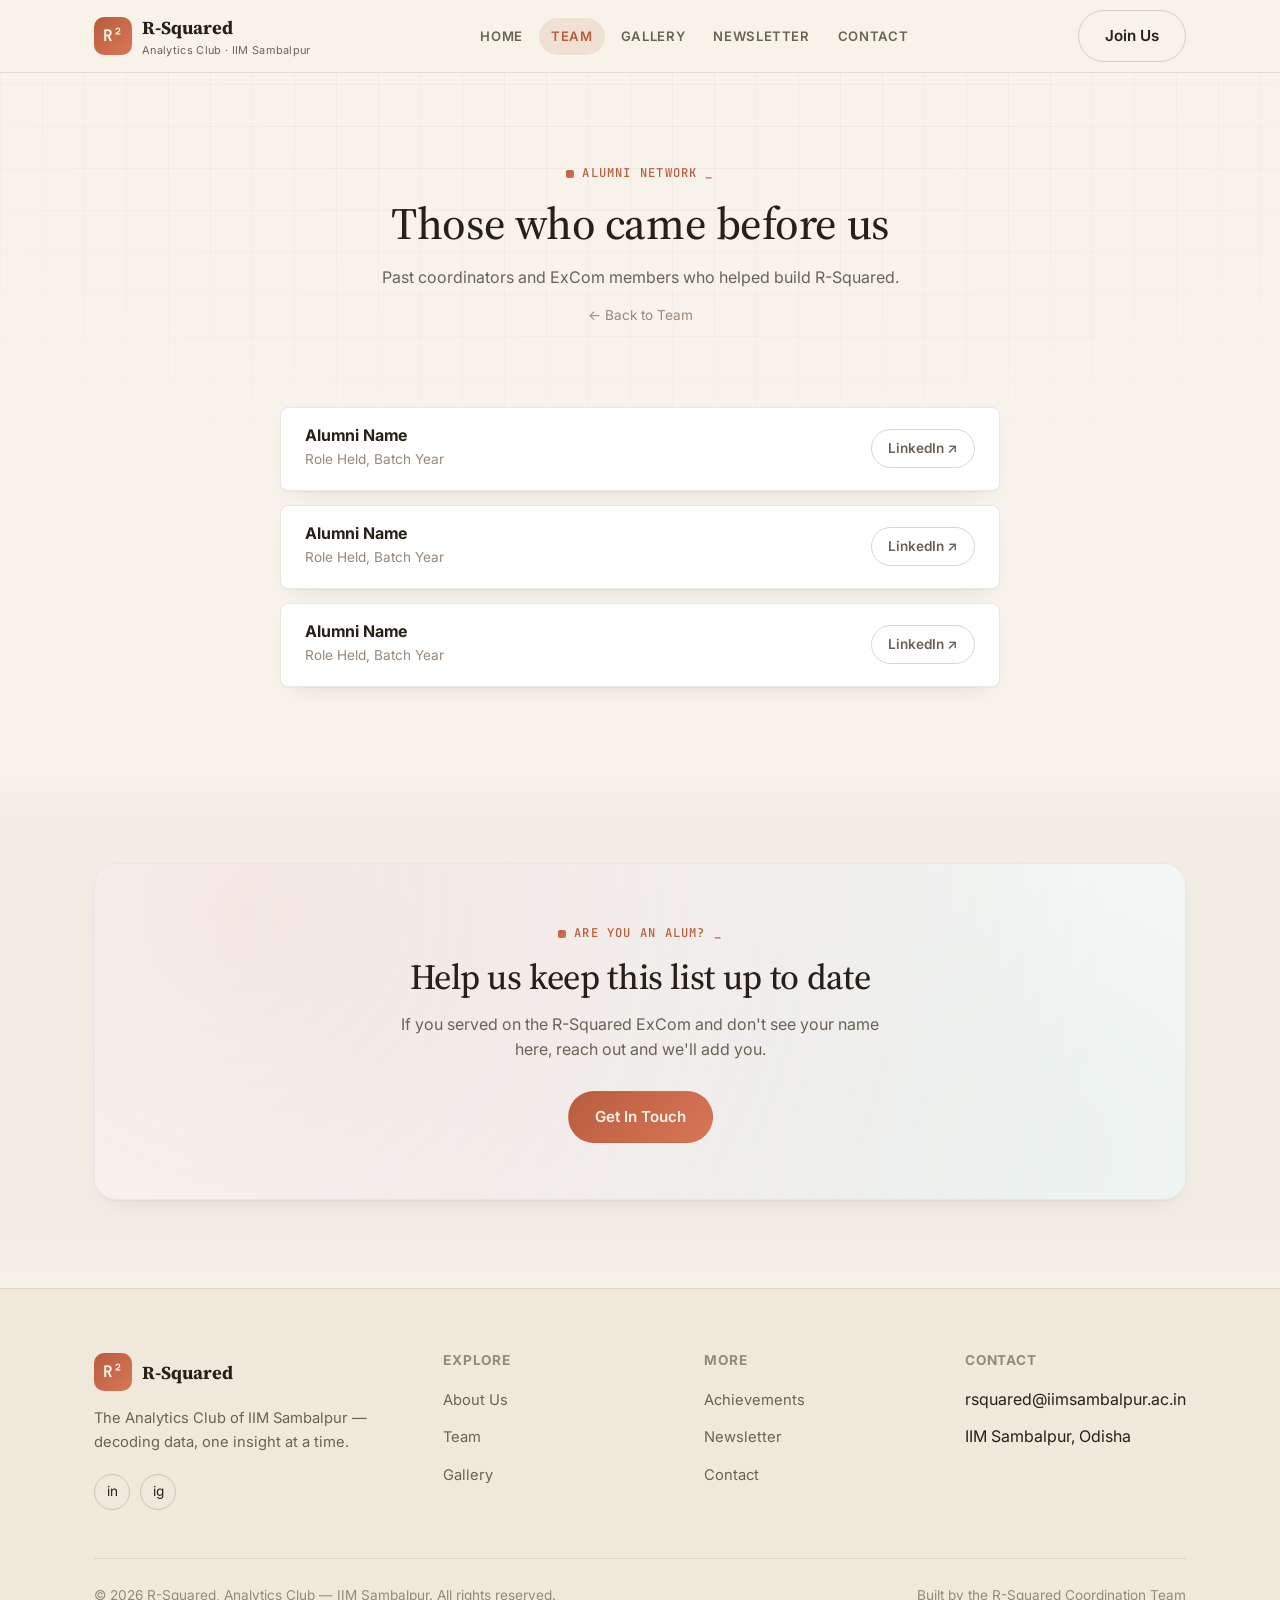
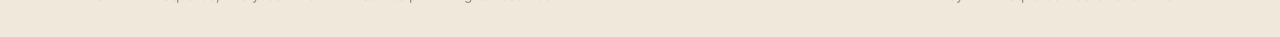
<file: alumni.html>
<!DOCTYPE html>
<html lang="en">
<head>
<meta charset="UTF-8" />
<meta name="viewport" content="width=device-width, initial-scale=1.0" />
<title>Alumni | R-Squared — IIM Sambalpur</title>
<meta name="description" content="Past coordinators and ExCom members who helped build R-Squared, the Analytics Club of IIM Sambalpur." />
<link rel="preconnect" href="https://fonts.googleapis.com" />
<link rel="preconnect" href="https://fonts.gstatic.com" crossorigin />
<link href="https://fonts.googleapis.com/css2?family=Source+Serif+4:opsz,wght@8..60,400;8..60,500;8..60,600;8..60,700&family=Inter:wght@400;500;600;700&family=JetBrains+Mono:wght@400;500;600;700&display=swap" rel="stylesheet" />
<link rel="stylesheet" href="css/style.css" />
</head>
<body>

<nav class="navbar">
  <div class="container nav-inner">
    <a href="index.html" class="brand">
      <span class="brand-mark">R²</span>
      <span>R-Squared<small>Analytics Club · IIM Sambalpur</small></span>
    </a>
    <div class="nav-links">
      <a href="index.html" data-page="index.html">Home</a>
      <a href="team.html" data-page="team.html" class="active">Team</a>
      <a href="gallery.html" data-page="gallery.html">Gallery</a>
      <a href="newsletter.html" data-page="newsletter.html">Newsletter</a>
      <a href="contact.html" data-page="contact.html">Contact</a>
    </div>
    <div class="nav-cta">
      <a href="contact.html" class="btn btn-outline">Join Us</a>
      <button class="nav-toggle" aria-label="Toggle navigation"><span></span><span></span><span></span></button>
    </div>
  </div>
</nav>

<header class="page-header">
  <div class="container">
    <span class="eyebrow">Alumni Network</span>
    <h1>Those who came before us</h1>
    <p>Past coordinators and ExCom members who helped build R-Squared.</p>
    <div class="breadcrumb"><a href="team.html">← Back to Team</a></div>
  </div>
</header>

<section class="section" style="padding-top:20px;">
  <div class="container">
    <div id="alumni-list" class="alumni-list">
      <div class="alumni-item reveal">
        <div>
          <h4>Alumni Name</h4>
          <span class="role">Role Held, Batch Year</span>
        </div>
        <a href="#" class="li-link" target="_blank" rel="noopener">LinkedIn ↗</a>
      </div>
      <div class="alumni-item reveal">
        <div>
          <h4>Alumni Name</h4>
          <span class="role">Role Held, Batch Year</span>
        </div>
        <a href="#" class="li-link" target="_blank" rel="noopener">LinkedIn ↗</a>
      </div>
      <div class="alumni-item reveal">
        <div>
          <h4>Alumni Name</h4>
          <span class="role">Role Held, Batch Year</span>
        </div>
        <a href="#" class="li-link" target="_blank" rel="noopener">LinkedIn ↗</a>
      </div>
    </div>
  </div>
</section>

<section class="section section-alt">
  <div class="container">
    <div class="cta-banner reveal">
      <span class="eyebrow" style="justify-content:center;">Are you an alum?</span>
      <h2>Help us keep this list up to date</h2>
      <p>If you served on the R-Squared ExCom and don't see your name here, reach out and we'll add you.</p>
      <div class="cta-actions">
        <a href="contact.html" class="btn btn-primary">Get In Touch</a>
      </div>
    </div>
  </div>
</section>

<footer class="footer">
  <div class="container">
    <div class="footer-grid">
      <div class="footer-brand">
        <a href="index.html" class="brand"><span class="brand-mark">R²</span><span>R-Squared</span></a>
        <p>The Analytics Club of IIM Sambalpur — decoding data, one insight at a time.</p>
        <div class="social-row">
          <a href="https://www.linkedin.com/company/rsquarediim/" target="_blank" rel="noopener" aria-label="LinkedIn">in</a>
          <a href="https://www.instagram.com/r2_iimsbp/" target="_blank" rel="noopener" aria-label="Instagram">ig</a>
        </div>
      </div>
      <div>
        <h4>Explore</h4>
        <ul>
          <li><a href="about.html">About Us</a></li>
          <li><a href="team.html">Team</a></li>
          <li><a href="gallery.html">Gallery</a></li>
        </ul>
      </div>
      <div>
        <h4>More</h4>
        <ul>
          <li><a href="achievements.html">Achievements</a></li>
          <li><a href="newsletter.html">Newsletter</a></li>
          <li><a href="contact.html">Contact</a></li>
        </ul>
      </div>
      <div>
        <h4>Contact</h4>
        <ul>
          <li>rsquared@iimsambalpur.ac.in</li>
          <li>IIM Sambalpur, Odisha</li>
        </ul>
      </div>
    </div>
    <div class="footer-bottom">
      <span>© <span data-year></span> R-Squared, Analytics Club — IIM Sambalpur. All rights reserved.</span>
      <span>Built by the R-Squared Coordination Team</span>
    </div>
  </div>
</footer>

<script src="js/config.js"></script>
<script src="js/team-sheet.js"></script>
<script src="js/main.js"></script>
</body>
</html>
</file>
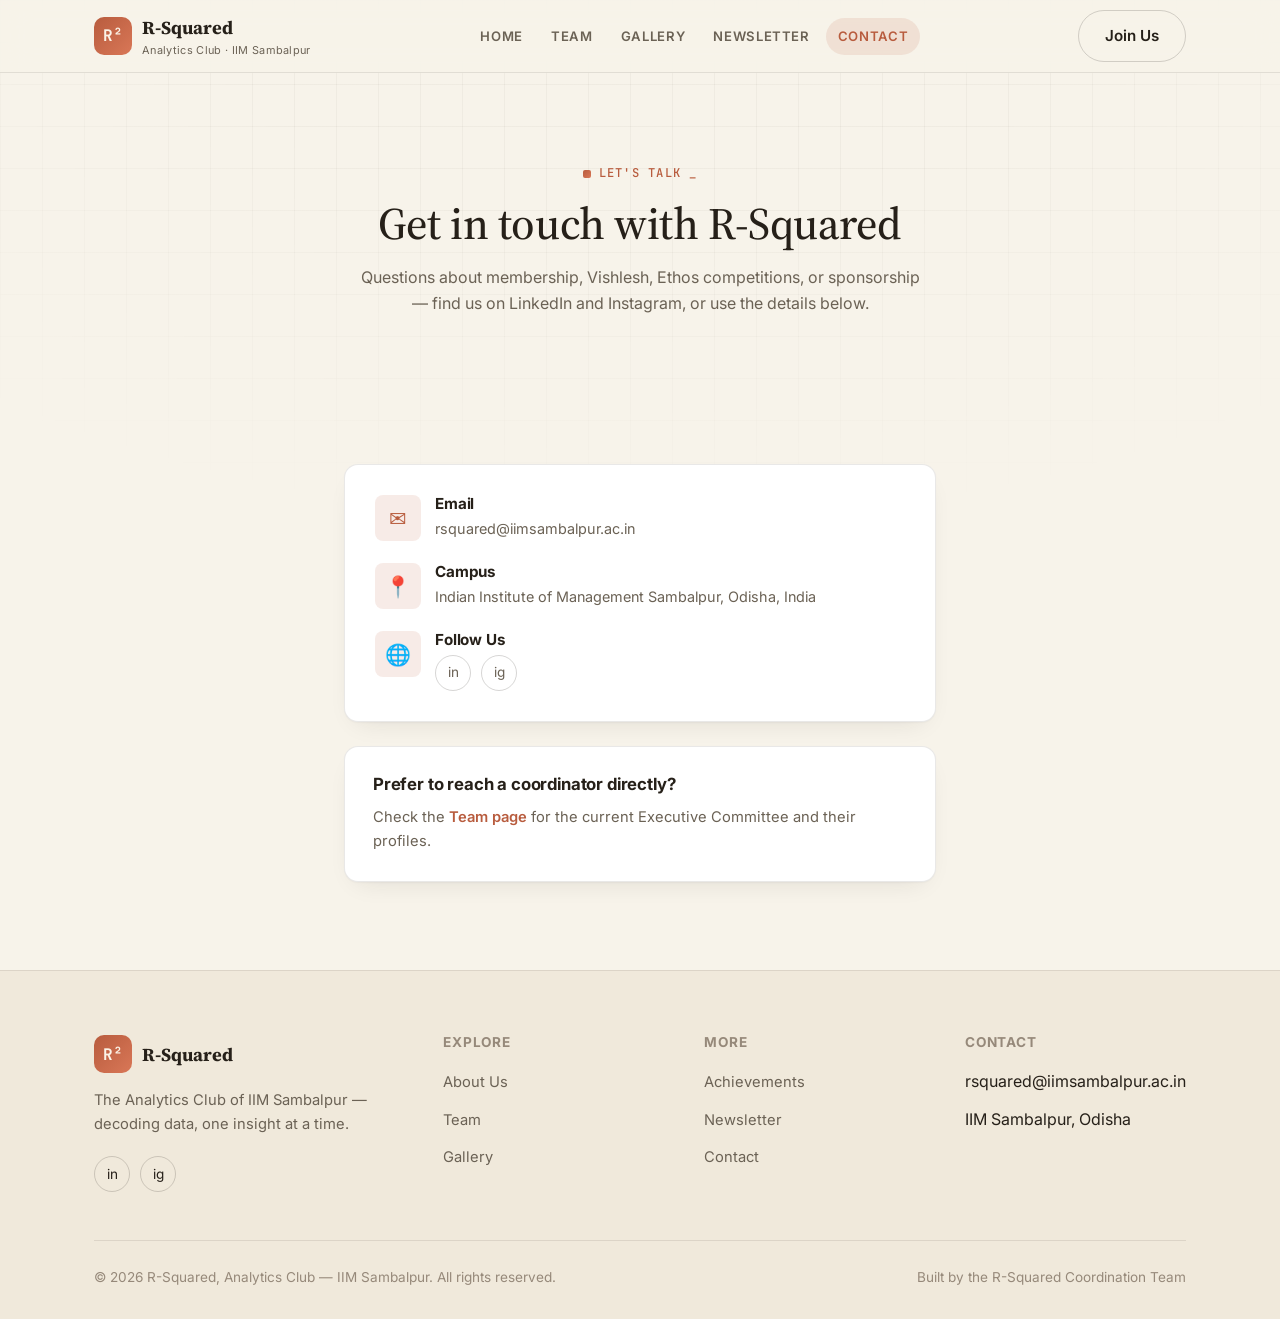
<file: contact.html>
<!DOCTYPE html>
<html lang="en">
<head>
<meta charset="UTF-8" />
<meta name="viewport" content="width=device-width, initial-scale=1.0" />
<title>Contact | R-Squared — IIM Sambalpur</title>
<meta name="description" content="Get in touch with R-Squared, the Analytics Club of IIM Sambalpur — for membership, sponsorship, or event queries." />
<link rel="preconnect" href="https://fonts.googleapis.com" />
<link rel="preconnect" href="https://fonts.gstatic.com" crossorigin />
<link href="https://fonts.googleapis.com/css2?family=Source+Serif+4:opsz,wght@8..60,400;8..60,500;8..60,600;8..60,700&family=Inter:wght@400;500;600;700&family=JetBrains+Mono:wght@400;500;600;700&display=swap" rel="stylesheet" />
<link rel="stylesheet" href="css/style.css" />
</head>
<body>

<nav class="navbar">
  <div class="container nav-inner">
    <a href="index.html" class="brand">
      <span class="brand-mark">R²</span>
      <span>R-Squared<small>Analytics Club · IIM Sambalpur</small></span>
    </a>
    <div class="nav-links">
      <a href="index.html" data-page="index.html">Home</a>
      <a href="team.html" data-page="team.html">Team</a>
      <a href="gallery.html" data-page="gallery.html">Gallery</a>
      <a href="newsletter.html" data-page="newsletter.html">Newsletter</a>
      <a href="contact.html" data-page="contact.html" class="active">Contact</a>
    </div>
    <div class="nav-cta">
      <a href="contact.html" class="btn btn-outline">Join Us</a>
      <button class="nav-toggle" aria-label="Toggle navigation"><span></span><span></span><span></span></button>
    </div>
  </div>
</nav>

<header class="page-header">
  <div class="container">
    <span class="eyebrow">Let's talk</span>
    <h1>Get in touch with R-Squared</h1>
    <p>Questions about membership, Vishlesh, Ethos competitions, or sponsorship — find us on LinkedIn and Instagram, or use the details below.</p>
  </div>
</header>

<section class="section">
  <div class="container" style="max-width:640px; display:grid; gap:24px;">
    <div class="contact-info-card reveal">
      <div class="contact-info-item">
        <div class="card-icon">✉️</div>
        <div>
          <h4>Email</h4>
          <p>rsquared@iimsambalpur.ac.in</p>
        </div>
      </div>
      <div class="contact-info-item">
        <div class="card-icon">📍</div>
        <div>
          <h4>Campus</h4>
          <p>Indian Institute of Management Sambalpur, Odisha, India</p>
        </div>
      </div>
      <div class="contact-info-item">
        <div class="card-icon">🌐</div>
        <div>
          <h4>Follow Us</h4>
          <div class="social-row" style="margin-top:6px;">
            <a href="https://www.linkedin.com/company/rsquarediim/" target="_blank" rel="noopener" aria-label="LinkedIn">in</a>
            <a href="https://www.instagram.com/r2_iimsbp/" target="_blank" rel="noopener" aria-label="Instagram">ig</a>
          </div>
        </div>
      </div>
    </div>

    <div class="card reveal" style="padding:28px;">
      <h3 style="margin-bottom:12px; font-size:1.05rem;">Prefer to reach a coordinator directly?</h3>
      <p style="color:var(--text-dim); font-size:0.92rem;">Check the <a href="team.html" style="color:var(--primary); font-weight:600;">Team page</a> for the current Executive Committee and their profiles.</p>
    </div>
  </div>
</section>

<footer class="footer">
  <div class="container">
    <div class="footer-grid">
      <div class="footer-brand">
        <a href="index.html" class="brand"><span class="brand-mark">R²</span><span>R-Squared</span></a>
        <p>The Analytics Club of IIM Sambalpur — decoding data, one insight at a time.</p>
        <div class="social-row">
          <a href="https://www.linkedin.com/company/rsquarediim/" target="_blank" rel="noopener" aria-label="LinkedIn">in</a>
          <a href="https://www.instagram.com/r2_iimsbp/" target="_blank" rel="noopener" aria-label="Instagram">ig</a>
        </div>
      </div>
      <div>
        <h4>Explore</h4>
        <ul>
          <li><a href="about.html">About Us</a></li>
          <li><a href="team.html">Team</a></li>
          <li><a href="gallery.html">Gallery</a></li>
        </ul>
      </div>
      <div>
        <h4>More</h4>
        <ul>
          <li><a href="achievements.html">Achievements</a></li>
          <li><a href="newsletter.html">Newsletter</a></li>
          <li><a href="contact.html">Contact</a></li>
        </ul>
      </div>
      <div>
        <h4>Contact</h4>
        <ul>
          <li>rsquared@iimsambalpur.ac.in</li>
          <li>IIM Sambalpur, Odisha</li>
        </ul>
      </div>
    </div>
    <div class="footer-bottom">
      <span>© <span data-year></span> R-Squared, Analytics Club — IIM Sambalpur. All rights reserved.</span>
      <span>Built by the R-Squared Coordination Team</span>
    </div>
  </div>
</footer>

<script src="js/main.js"></script>
</body>
</html>
</file>
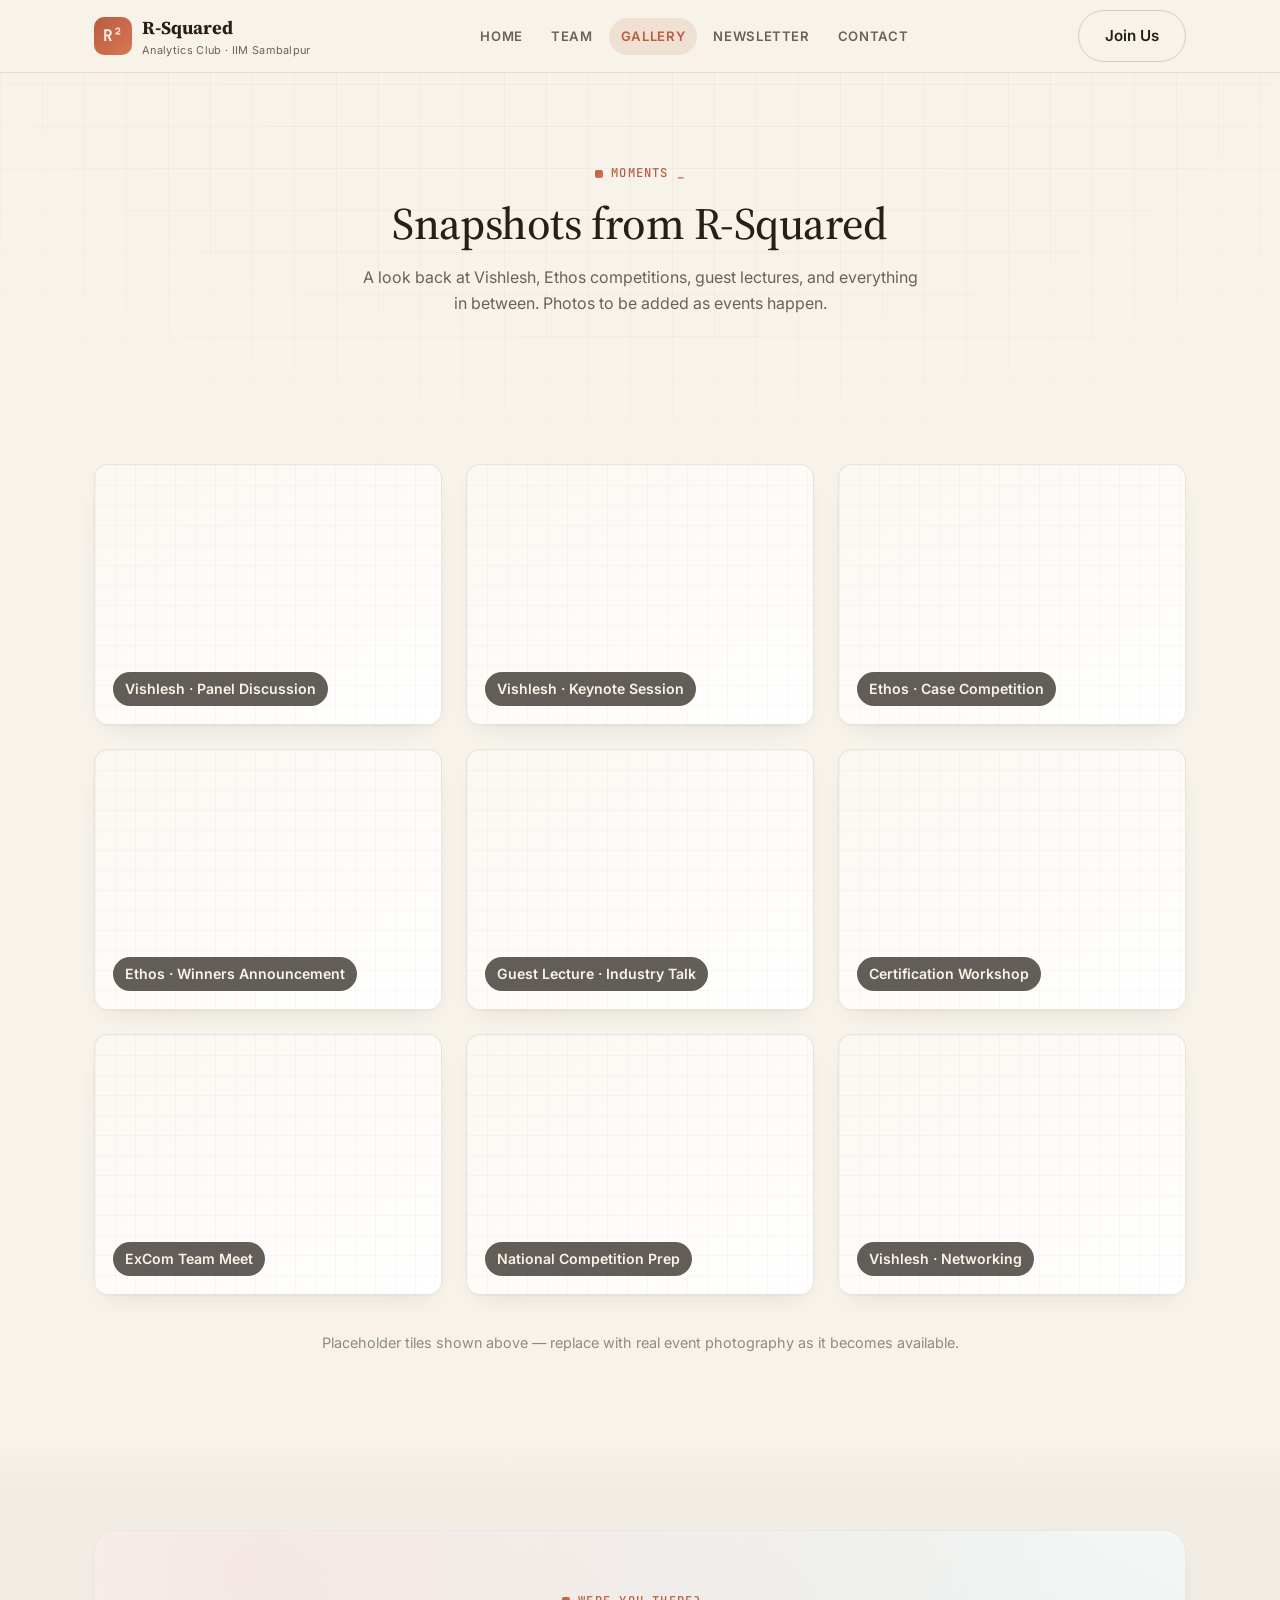
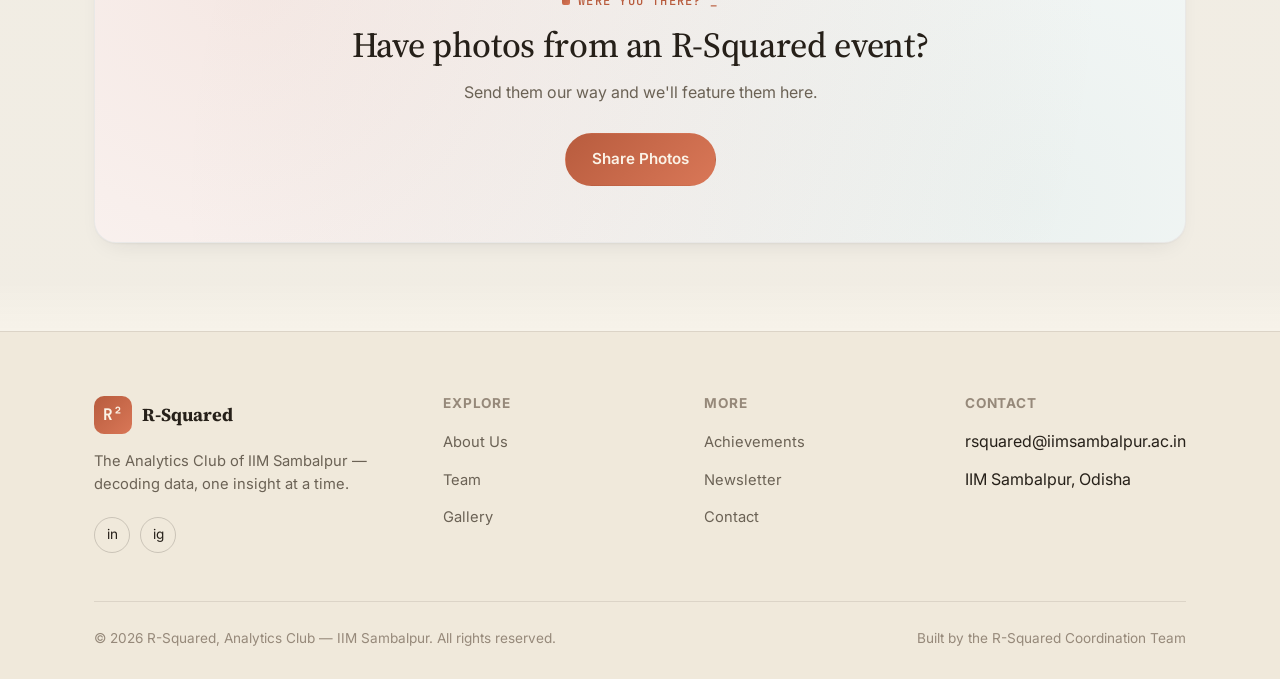
<file: gallery.html>
<!DOCTYPE html>
<html lang="en">
<head>
<meta charset="UTF-8" />
<meta name="viewport" content="width=device-width, initial-scale=1.0" />
<title>Gallery | R-Squared — IIM Sambalpur</title>
<meta name="description" content="Moments from Vishlesh, Ethos competitions, guest lectures and workshops hosted by R-Squared, IIM Sambalpur." />
<link rel="preconnect" href="https://fonts.googleapis.com" />
<link rel="preconnect" href="https://fonts.gstatic.com" crossorigin />
<link href="https://fonts.googleapis.com/css2?family=Source+Serif+4:opsz,wght@8..60,400;8..60,500;8..60,600;8..60,700&family=Inter:wght@400;500;600;700&family=JetBrains+Mono:wght@400;500;600;700&display=swap" rel="stylesheet" />
<link rel="stylesheet" href="css/style.css" />
</head>
<body>

<nav class="navbar">
  <div class="container nav-inner">
    <a href="index.html" class="brand">
      <span class="brand-mark">R²</span>
      <span>R-Squared<small>Analytics Club · IIM Sambalpur</small></span>
    </a>
    <div class="nav-links">
      <a href="index.html" data-page="index.html">Home</a>
      <a href="team.html" data-page="team.html">Team</a>
      <a href="gallery.html" data-page="gallery.html" class="active">Gallery</a>
      <a href="newsletter.html" data-page="newsletter.html">Newsletter</a>
      <a href="contact.html" data-page="contact.html">Contact</a>
    </div>
    <div class="nav-cta">
      <a href="contact.html" class="btn btn-outline">Join Us</a>
      <button class="nav-toggle" aria-label="Toggle navigation"><span></span><span></span><span></span></button>
    </div>
  </div>
</nav>

<header class="page-header">
  <div class="container">
    <span class="eyebrow">Moments</span>
    <h1>Snapshots from R-Squared</h1>
    <p>A look back at Vishlesh, Ethos competitions, guest lectures, and everything in between. Photos to be added as events happen.</p>
  </div>
</header>

<section class="section">
  <div class="container">
    <div class="grid grid-3">
      <div class="gallery-item reveal"><span>Vishlesh · Panel Discussion</span></div>
      <div class="gallery-item reveal"><span>Vishlesh · Keynote Session</span></div>
      <div class="gallery-item reveal"><span>Ethos · Case Competition</span></div>
      <div class="gallery-item reveal"><span>Ethos · Winners Announcement</span></div>
      <div class="gallery-item reveal"><span>Guest Lecture · Industry Talk</span></div>
      <div class="gallery-item reveal"><span>Certification Workshop</span></div>
      <div class="gallery-item reveal"><span>ExCom Team Meet</span></div>
      <div class="gallery-item reveal"><span>National Competition Prep</span></div>
      <div class="gallery-item reveal"><span>Vishlesh · Networking</span></div>
    </div>
    <p style="text-align:center; color:var(--text-faint); margin-top:36px; font-size:0.9rem;">Placeholder tiles shown above — replace with real event photography as it becomes available.</p>
  </div>
</section>

<section class="section section-alt">
  <div class="container">
    <div class="cta-banner reveal">
      <span class="eyebrow" style="justify-content:center;">Were you there?</span>
      <h2>Have photos from an R-Squared event?</h2>
      <p>Send them our way and we'll feature them here.</p>
      <div class="cta-actions">
        <a href="contact.html" class="btn btn-primary">Share Photos</a>
      </div>
    </div>
  </div>
</section>

<footer class="footer">
  <div class="container">
    <div class="footer-grid">
      <div class="footer-brand">
        <a href="index.html" class="brand"><span class="brand-mark">R²</span><span>R-Squared</span></a>
        <p>The Analytics Club of IIM Sambalpur — decoding data, one insight at a time.</p>
        <div class="social-row">
          <a href="https://www.linkedin.com/company/rsquarediim/" target="_blank" rel="noopener" aria-label="LinkedIn">in</a>
          <a href="https://www.instagram.com/r2_iimsbp/" target="_blank" rel="noopener" aria-label="Instagram">ig</a>
        </div>
      </div>
      <div>
        <h4>Explore</h4>
        <ul>
          <li><a href="about.html">About Us</a></li>
          <li><a href="team.html">Team</a></li>
          <li><a href="gallery.html">Gallery</a></li>
        </ul>
      </div>
      <div>
        <h4>More</h4>
        <ul>
          <li><a href="achievements.html">Achievements</a></li>
          <li><a href="newsletter.html">Newsletter</a></li>
          <li><a href="contact.html">Contact</a></li>
        </ul>
      </div>
      <div>
        <h4>Contact</h4>
        <ul>
          <li>rsquared@iimsambalpur.ac.in</li>
          <li>IIM Sambalpur, Odisha</li>
        </ul>
      </div>
    </div>
    <div class="footer-bottom">
      <span>© <span data-year></span> R-Squared, Analytics Club — IIM Sambalpur. All rights reserved.</span>
      <span>Built by the R-Squared Coordination Team</span>
    </div>
  </div>
</footer>

<script src="js/main.js"></script>
</body>
</html>
</file>
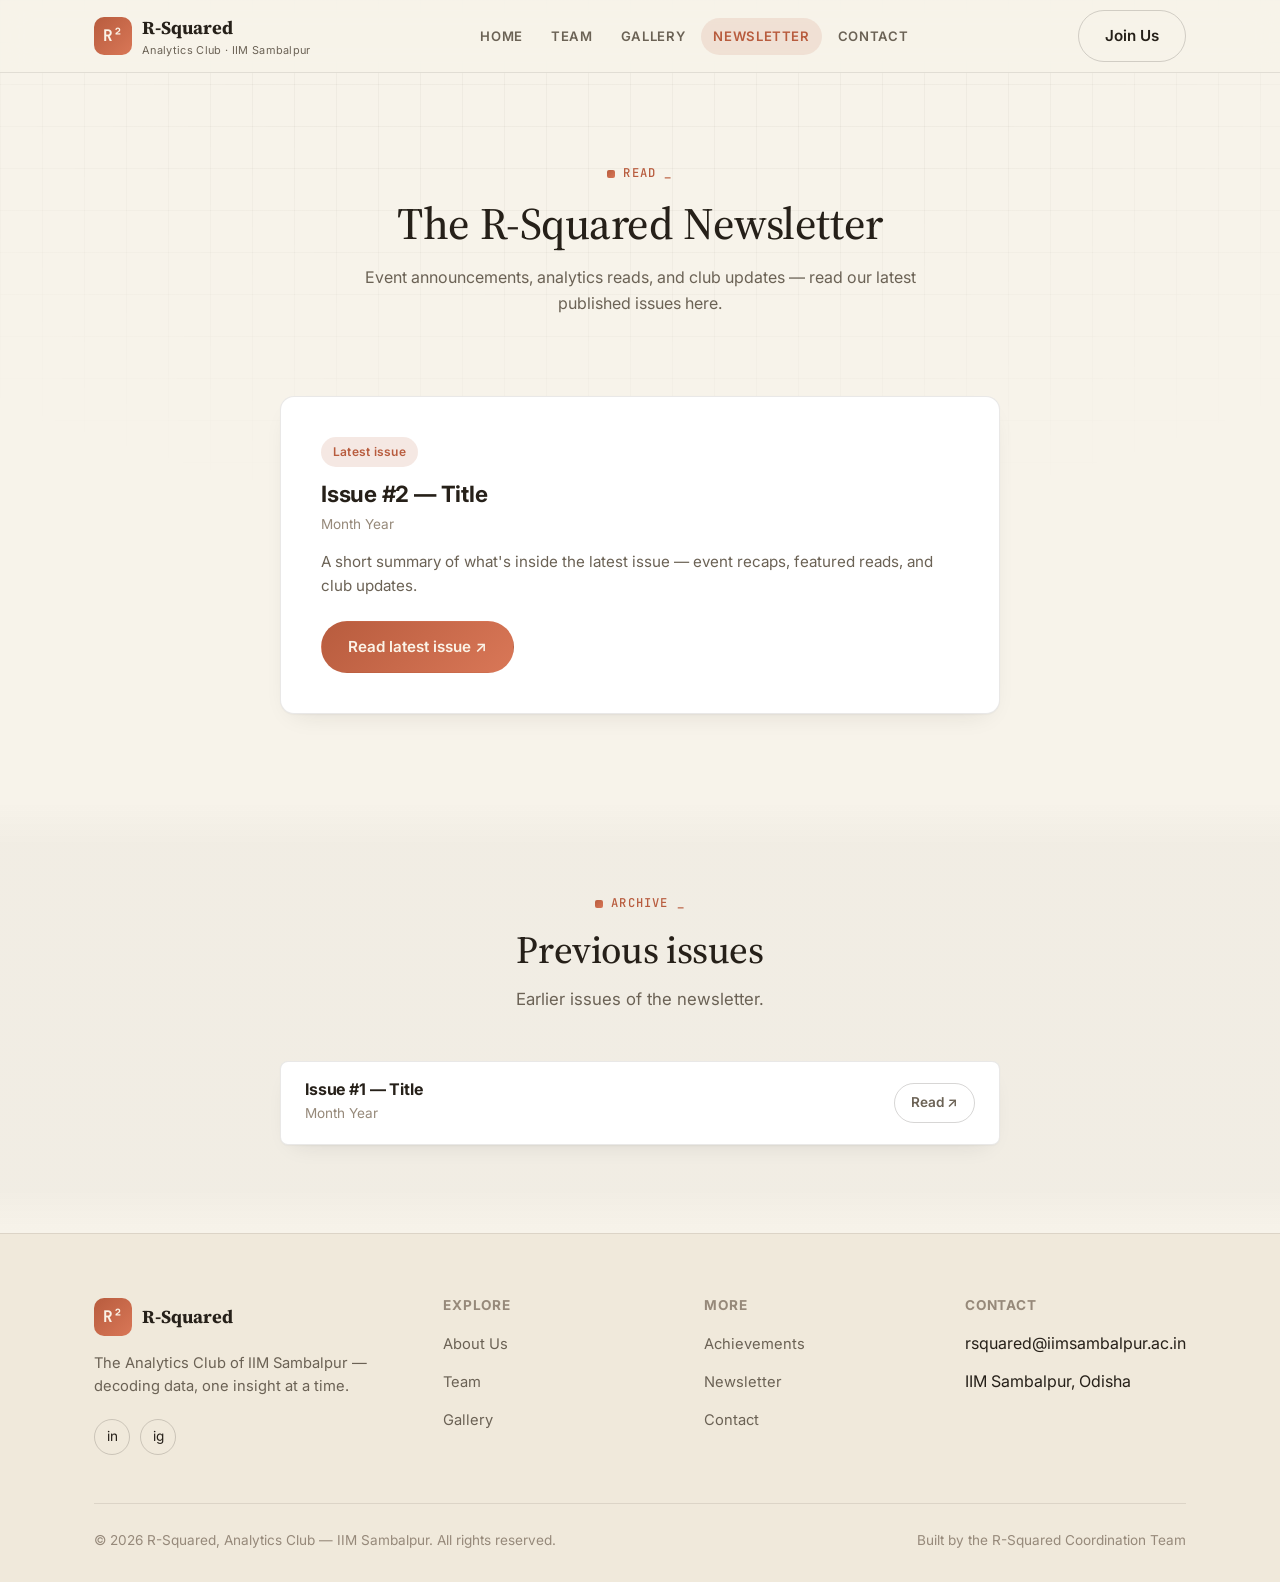
<file: newsletter.html>
<!DOCTYPE html>
<html lang="en">
<head>
<meta charset="UTF-8" />
<meta name="viewport" content="width=device-width, initial-scale=1.0" />
<title>Newsletter | R-Squared — IIM Sambalpur</title>
<meta name="description" content="Read the R-Squared newsletter for event updates, analytics reads, and club news from IIM Sambalpur's Analytics Club." />
<link rel="preconnect" href="https://fonts.googleapis.com" />
<link rel="preconnect" href="https://fonts.gstatic.com" crossorigin />
<link href="https://fonts.googleapis.com/css2?family=Source+Serif+4:opsz,wght@8..60,400;8..60,500;8..60,600;8..60,700&family=Inter:wght@400;500;600;700&family=JetBrains+Mono:wght@400;500;600;700&display=swap" rel="stylesheet" />
<link rel="stylesheet" href="css/style.css" />
</head>
<body>

<nav class="navbar">
  <div class="container nav-inner">
    <a href="index.html" class="brand">
      <span class="brand-mark">R²</span>
      <span>R-Squared<small>Analytics Club · IIM Sambalpur</small></span>
    </a>
    <div class="nav-links">
      <a href="index.html" data-page="index.html">Home</a>
      <a href="team.html" data-page="team.html">Team</a>
      <a href="gallery.html" data-page="gallery.html">Gallery</a>
      <a href="newsletter.html" data-page="newsletter.html" class="active">Newsletter</a>
      <a href="contact.html" data-page="contact.html">Contact</a>
    </div>
    <div class="nav-cta">
      <a href="contact.html" class="btn btn-outline">Join Us</a>
      <button class="nav-toggle" aria-label="Toggle navigation"><span></span><span></span><span></span></button>
    </div>
  </div>
</nav>

<header class="page-header">
  <div class="container">
    <span class="eyebrow">Read</span>
    <h1>The R-Squared Newsletter</h1>
    <p>Event announcements, analytics reads, and club updates — read our latest published issues here.</p>
  </div>
</header>

<section class="section" style="padding-top:20px;">
  <div class="container">
    <div class="card reveal" style="max-width:720px; margin-inline:auto; padding:40px;">
      <span class="pill pill-primary" style="margin-bottom:14px;">Latest issue</span>
      <h3 style="margin-bottom:8px; font-size:1.4rem;">Issue #2 — Title</h3>
      <p class="blog-meta" style="color:var(--text-faint); font-size:0.85rem; margin-bottom:14px;">Month Year</p>
      <p style="margin-bottom:22px;">A short summary of what's inside the latest issue — event recaps, featured reads, and club updates.</p>
      <a href="#" class="btn btn-primary" target="_blank" rel="noopener">Read latest issue ↗</a>
    </div>
  </div>
</section>

<section class="section section-alt">
  <div class="container">
    <div class="section-head center">
      <span class="eyebrow" style="justify-content:center;">Archive</span>
      <h2>Previous issues</h2>
      <p>Earlier issues of the newsletter.</p>
    </div>
    <div class="alumni-list">
      <div class="alumni-item reveal">
        <div>
          <h4>Issue #1 — Title</h4>
          <span class="role">Month Year</span>
        </div>
        <a href="#" class="li-link" target="_blank" rel="noopener">Read ↗</a>
      </div>
    </div>
  </div>
</section>

<footer class="footer">
  <div class="container">
    <div class="footer-grid">
      <div class="footer-brand">
        <a href="index.html" class="brand"><span class="brand-mark">R²</span><span>R-Squared</span></a>
        <p>The Analytics Club of IIM Sambalpur — decoding data, one insight at a time.</p>
        <div class="social-row">
          <a href="https://www.linkedin.com/company/rsquarediim/" target="_blank" rel="noopener" aria-label="LinkedIn">in</a>
          <a href="https://www.instagram.com/r2_iimsbp/" target="_blank" rel="noopener" aria-label="Instagram">ig</a>
        </div>
      </div>
      <div>
        <h4>Explore</h4>
        <ul>
          <li><a href="about.html">About Us</a></li>
          <li><a href="team.html">Team</a></li>
          <li><a href="gallery.html">Gallery</a></li>
        </ul>
      </div>
      <div>
        <h4>More</h4>
        <ul>
          <li><a href="achievements.html">Achievements</a></li>
          <li><a href="newsletter.html">Newsletter</a></li>
          <li><a href="contact.html">Contact</a></li>
        </ul>
      </div>
      <div>
        <h4>Contact</h4>
        <ul>
          <li>rsquared@iimsambalpur.ac.in</li>
          <li>IIM Sambalpur, Odisha</li>
        </ul>
      </div>
    </div>
    <div class="footer-bottom">
      <span>© <span data-year></span> R-Squared, Analytics Club — IIM Sambalpur. All rights reserved.</span>
      <span>Built by the R-Squared Coordination Team</span>
    </div>
  </div>
</footer>

<script src="js/main.js"></script>
</body>
</html>
</file>
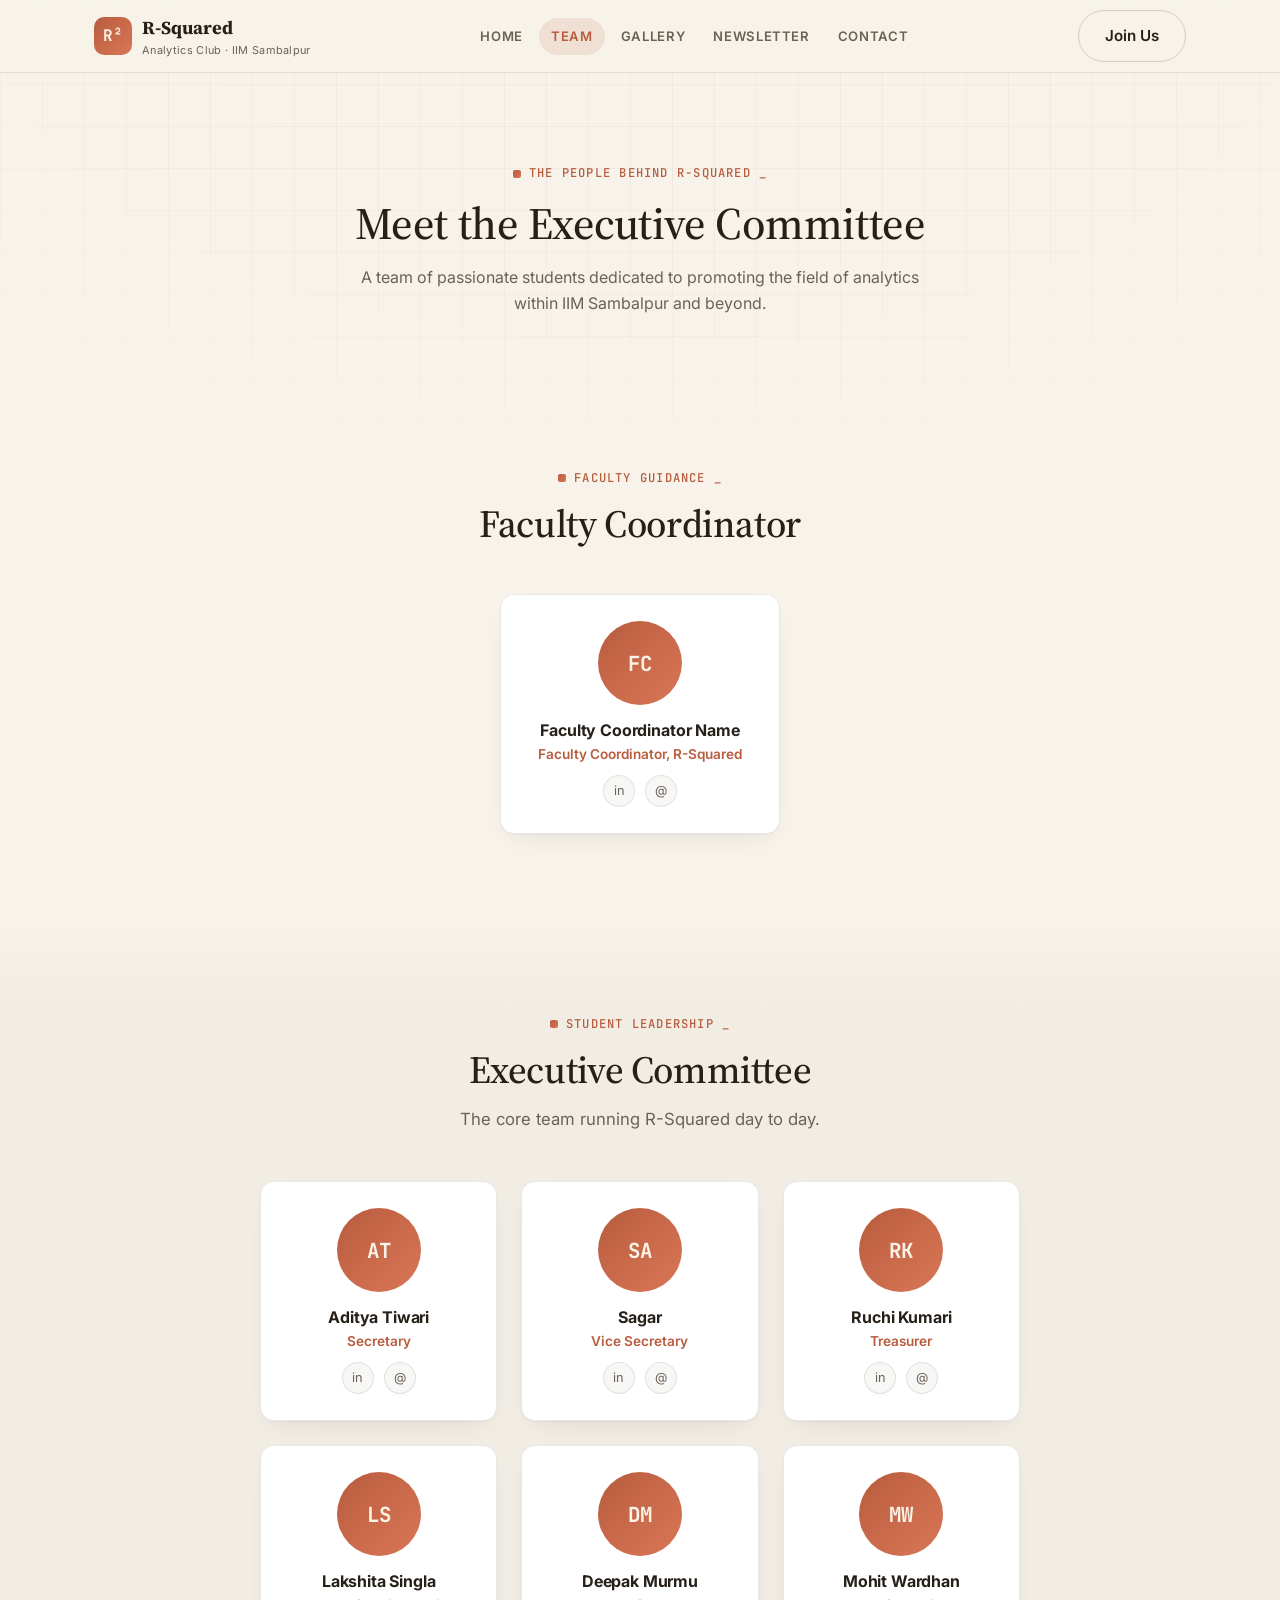
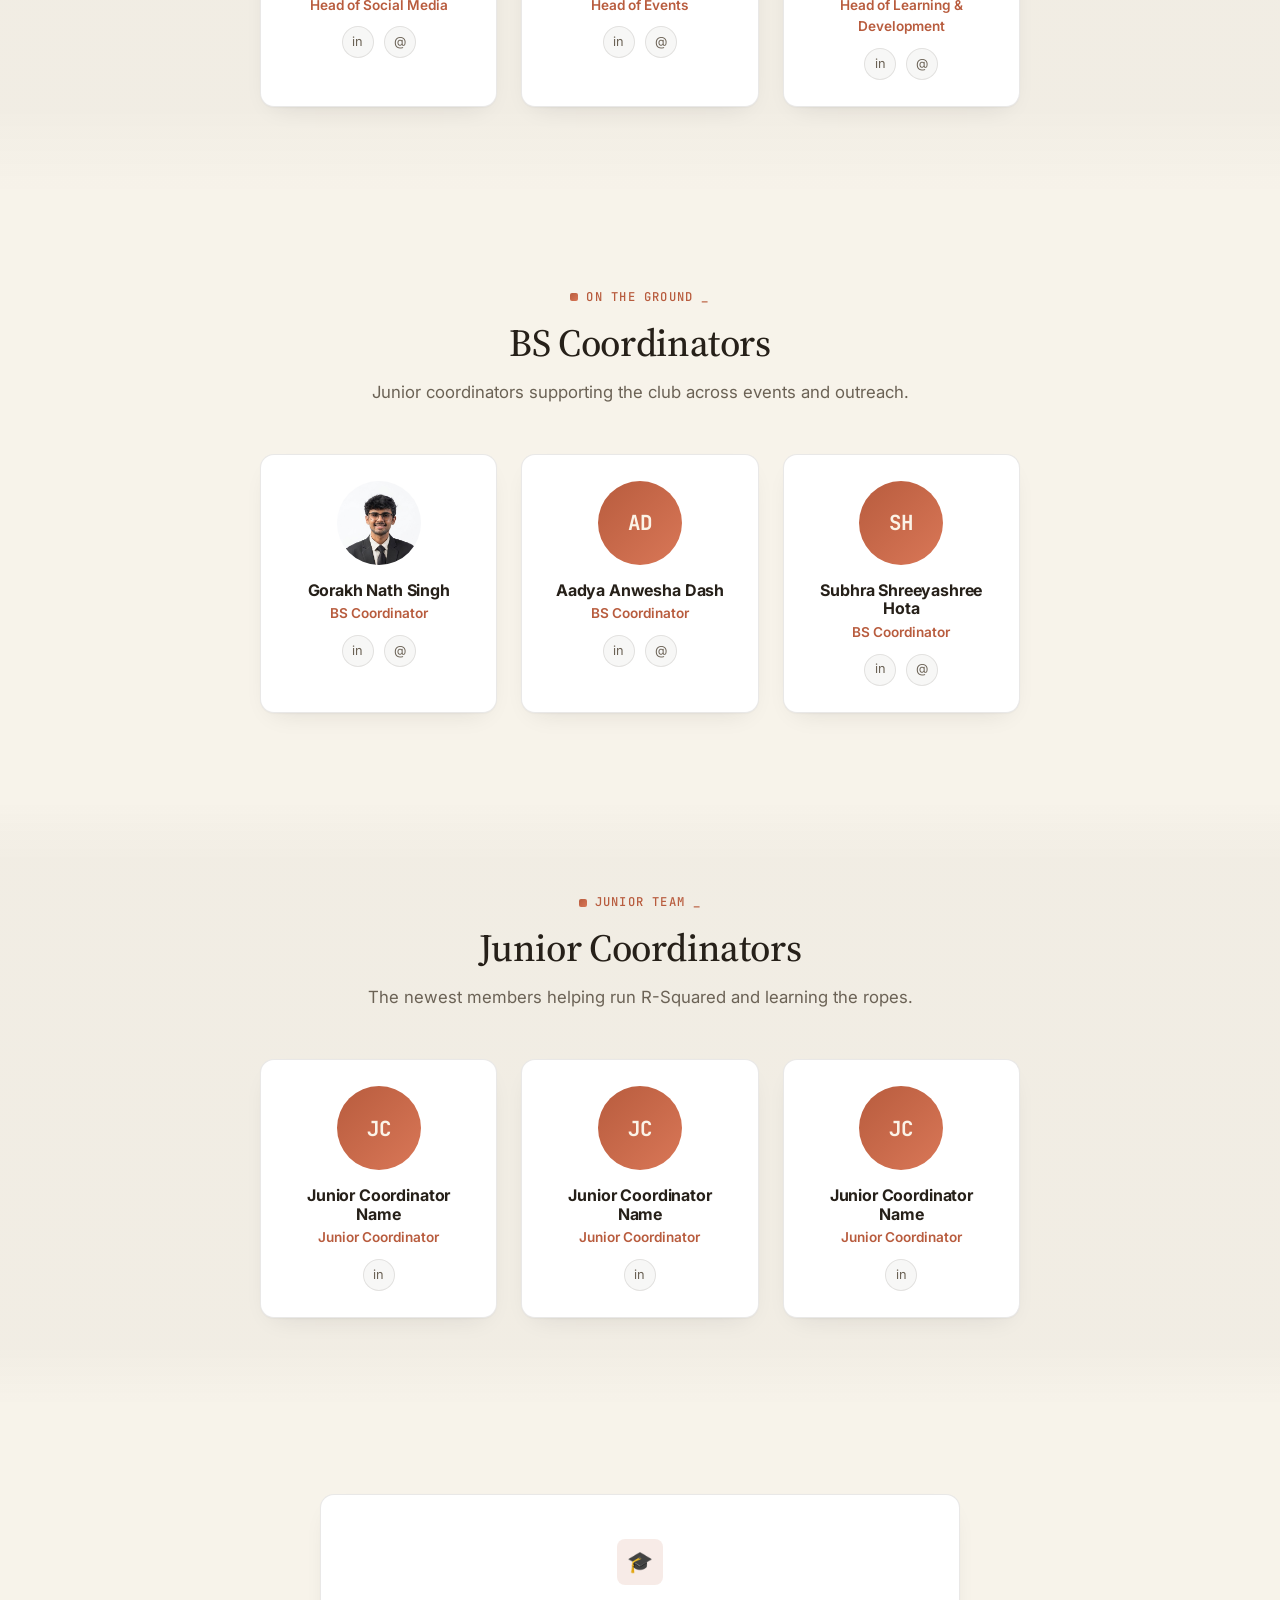
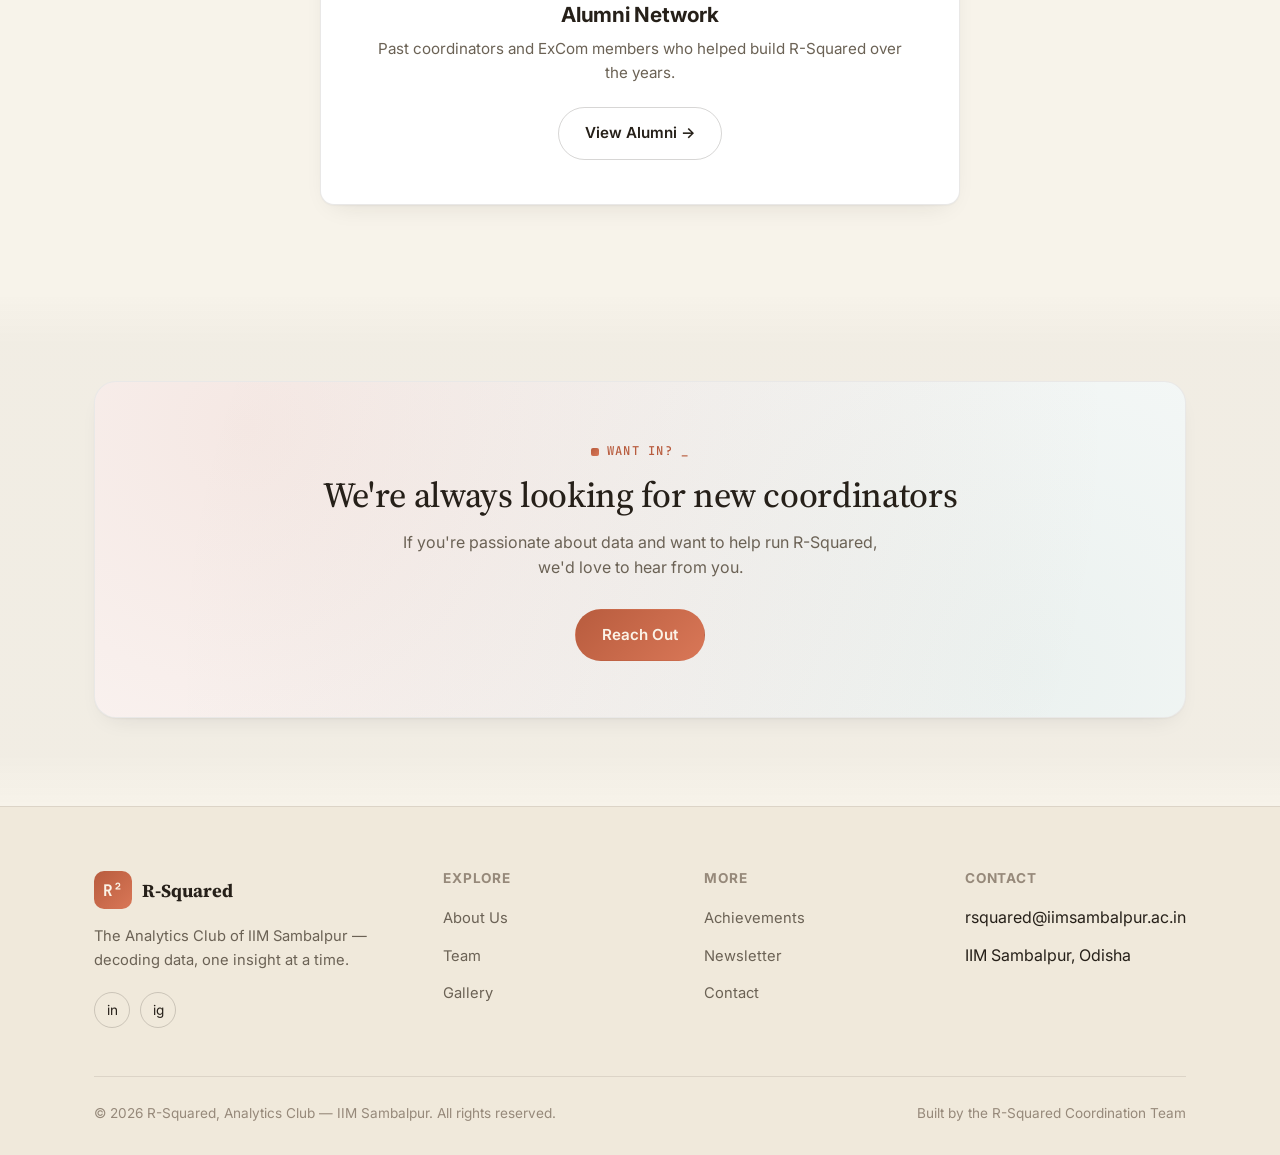
<file: team.html>
<!DOCTYPE html>
<html lang="en">
<head>
<meta charset="UTF-8" />
<meta name="viewport" content="width=device-width, initial-scale=1.0" />
<title>Our Team | R-Squared — IIM Sambalpur</title>
<meta name="description" content="Meet the executive committee and coordinators behind R-Squared, the Analytics Club of IIM Sambalpur." />
<link rel="preconnect" href="https://fonts.googleapis.com" />
<link rel="preconnect" href="https://fonts.gstatic.com" crossorigin />
<link href="https://fonts.googleapis.com/css2?family=Source+Serif+4:opsz,wght@8..60,400;8..60,500;8..60,600;8..60,700&family=Inter:wght@400;500;600;700&family=JetBrains+Mono:wght@400;500;600;700&display=swap" rel="stylesheet" />
<link rel="stylesheet" href="css/style.css" />
</head>
<body>

<nav class="navbar">
  <div class="container nav-inner">
    <a href="index.html" class="brand">
      <span class="brand-mark">R²</span>
      <span>R-Squared<small>Analytics Club · IIM Sambalpur</small></span>
    </a>
    <div class="nav-links">
      <a href="index.html" data-page="index.html">Home</a>
      <a href="team.html" data-page="team.html" class="active">Team</a>
      <a href="gallery.html" data-page="gallery.html">Gallery</a>
      <a href="newsletter.html" data-page="newsletter.html">Newsletter</a>
      <a href="contact.html" data-page="contact.html">Contact</a>
    </div>
    <div class="nav-cta">
      <a href="contact.html" class="btn btn-outline">Join Us</a>
      <button class="nav-toggle" aria-label="Toggle navigation"><span></span><span></span><span></span></button>
    </div>
  </div>
</nav>

<header class="page-header">
  <div class="container">
    <span class="eyebrow">The people behind R-Squared</span>
    <h1>Meet the Executive Committee</h1>
    <p>A team of passionate students dedicated to promoting the field of analytics within IIM Sambalpur and beyond.</p>
  </div>
</header>

<section class="section">
  <div class="container">
    <div class="section-head center">
      <span class="eyebrow" style="justify-content:center;">Faculty Guidance</span>
      <h2>Faculty Coordinator</h2>
    </div>
    <div id="team-faculty" style="max-width:280px; margin-inline:auto;">
      <div class="team-card reveal">
        <div class="avatar">FC</div>
        <h4>Faculty Coordinator Name</h4>
        <p class="role">Faculty Coordinator, R-Squared</p>
        <div class="socials"><a href="#" aria-label="LinkedIn">in</a><a href="#" aria-label="Email">@</a></div>
      </div>
    </div>
  </div>
</section>

<section class="section section-alt">
  <div class="container">
    <div class="section-head center">
      <span class="eyebrow" style="justify-content:center;">Student Leadership</span>
      <h2>Executive Committee</h2>
      <p>The core team running R-Squared day to day.</p>
    </div>
    <div id="team-exec" class="grid grid-3" style="max-width:760px; margin-inline:auto;">
      <div class="team-card reveal">
        <div class="avatar">AT</div>
        <h4>Aditya Tiwari</h4>
        <p class="role">Secretary</p>
        <div class="socials"><a href="#" aria-label="LinkedIn">in</a><a href="#" aria-label="Email">@</a></div>
      </div>
      <div class="team-card reveal">
        <div class="avatar">SA</div>
        <h4>Sagar</h4>
        <p class="role">Vice Secretary</p>
        <div class="socials"><a href="#" aria-label="LinkedIn">in</a><a href="#" aria-label="Email">@</a></div>
      </div>
      <div class="team-card reveal">
        <div class="avatar">RK</div>
        <h4>Ruchi Kumari</h4>
        <p class="role">Treasurer</p>
        <div class="socials"><a href="#" aria-label="LinkedIn">in</a><a href="#" aria-label="Email">@</a></div>
      </div>
      <div class="team-card reveal">
        <div class="avatar">LS</div>
        <h4>Lakshita Singla</h4>
        <p class="role">Head of Social Media</p>
        <div class="socials"><a href="#" aria-label="LinkedIn">in</a><a href="#" aria-label="Email">@</a></div>
      </div>
      <div class="team-card reveal">
        <div class="avatar">DM</div>
        <h4>Deepak Murmu</h4>
        <p class="role">Head of Events</p>
        <div class="socials"><a href="#" aria-label="LinkedIn">in</a><a href="#" aria-label="Email">@</a></div>
      </div>
      <div class="team-card reveal">
        <div class="avatar">MW</div>
        <h4>Mohit Wardhan</h4>
        <p class="role">Head of Learning &amp; Development</p>
        <div class="socials"><a href="#" aria-label="LinkedIn">in</a><a href="#" aria-label="Email">@</a></div>
      </div>
    </div>
  </div>
</section>

<section class="section">
  <div class="container">
    <div class="section-head center">
      <span class="eyebrow" style="justify-content:center;">On the Ground</span>
      <h2>BS Coordinators</h2>
      <p>Junior coordinators supporting the club across events and outreach.</p>
    </div>
    <div id="team-bs" class="grid grid-3" style="max-width:760px; margin-inline:auto;">
      <div class="team-card reveal">
        <div class="avatar"><img src="assets/team/GNS.jpeg" alt="Gorakh Nath Singh"></div>
        <h4>Gorakh Nath Singh</h4>
        <p class="role">BS Coordinator</p>
        <div class="socials"><a href="https://www.linkedin.com/in/gorakh-nath-singh-2bb32b373" target="_blank" rel="noopener" aria-label="LinkedIn">in</a><a href="#" aria-label="Email">@</a></div>
      </div>
      <div class="team-card reveal">
        <div class="avatar">AD</div>
        <h4>Aadya Anwesha Dash</h4>
        <p class="role">BS Coordinator</p>
        <div class="socials"><a href="https://www.linkedin.com/in/aadya-anwesha-d-7a2479340/" aria-label="LinkedIn">in</a><a href="#" aria-label="Email">@</a></div>
      </div>
      <div class="team-card reveal">
        <div class="avatar">SH</div>
        <h4>Subhra Shreeyashree Hota</h4>
        <p class="role">BS Coordinator</p>
        <div class="socials"><a href="https://www.linkedin.com/in/subhra-shreeyashree-hota-90277838a/" aria-label="LinkedIn">in</a><a href="#" aria-label="Email">@</a></div>
      </div>
    </div>
  </div>
</section>

<section class="section section-alt">
  <div class="container">
    <div class="section-head center">
      <span class="eyebrow" style="justify-content:center;">Junior Team</span>
      <h2>Junior Coordinators</h2>
      <p>The newest members helping run R-Squared and learning the ropes.</p>
    </div>
    <div id="team-junior" class="grid grid-3" style="max-width:760px; margin-inline:auto;">
      <div class="team-card reveal">
        <div class="avatar">JC</div>
        <h4>Junior Coordinator Name</h4>
        <p class="role">Junior Coordinator</p>
        <div class="socials"><a href="#" aria-label="LinkedIn">in</a></div>
      </div>
      <div class="team-card reveal">
        <div class="avatar">JC</div>
        <h4>Junior Coordinator Name</h4>
        <p class="role">Junior Coordinator</p>
        <div class="socials"><a href="#" aria-label="LinkedIn">in</a></div>
      </div>
      <div class="team-card reveal">
        <div class="avatar">JC</div>
        <h4>Junior Coordinator Name</h4>
        <p class="role">Junior Coordinator</p>
        <div class="socials"><a href="#" aria-label="LinkedIn">in</a></div>
      </div>
    </div>
  </div>
</section>

<section class="section">
  <div class="container">
    <div class="card reveal" style="max-width:640px; margin-inline:auto; text-align:center; padding:44px;">
      <div class="card-icon" style="margin-inline:auto;">🎓</div>
      <h3 style="font-size:1.3rem; margin-bottom:10px;">Alumni Network</h3>
      <p style="margin-bottom:22px;">Past coordinators and ExCom members who helped build R-Squared over the years.</p>
      <a href="alumni.html" class="btn btn-outline">View Alumni →</a>
    </div>
  </div>
</section>

<section class="section section-alt">
  <div class="container">
    <div class="cta-banner reveal">
      <span class="eyebrow" style="justify-content:center;">Want in?</span>
      <h2>We're always looking for new coordinators</h2>
      <p>If you're passionate about data and want to help run R-Squared, we'd love to hear from you.</p>
      <div class="cta-actions">
        <a href="contact.html" class="btn btn-primary">Reach Out</a>
      </div>
    </div>
  </div>
</section>

<footer class="footer">
  <div class="container">
    <div class="footer-grid">
      <div class="footer-brand">
        <a href="index.html" class="brand"><span class="brand-mark">R²</span><span>R-Squared</span></a>
        <p>The Analytics Club of IIM Sambalpur — decoding data, one insight at a time.</p>
        <div class="social-row">
          <a href="https://www.linkedin.com/company/rsquarediim/" target="_blank" rel="noopener" aria-label="LinkedIn">in</a>
          <a href="https://www.instagram.com/r2_iimsbp/" target="_blank" rel="noopener" aria-label="Instagram">ig</a>
        </div>
      </div>
      <div>
        <h4>Explore</h4>
        <ul>
          <li><a href="about.html">About Us</a></li>
          <li><a href="team.html">Team</a></li>
          <li><a href="gallery.html">Gallery</a></li>
        </ul>
      </div>
      <div>
        <h4>More</h4>
        <ul>
          <li><a href="achievements.html">Achievements</a></li>
          <li><a href="newsletter.html">Newsletter</a></li>
          <li><a href="contact.html">Contact</a></li>
        </ul>
      </div>
      <div>
        <h4>Contact</h4>
        <ul>
          <li>rsquared@iimsambalpur.ac.in</li>
          <li>IIM Sambalpur, Odisha</li>
        </ul>
      </div>
    </div>
    <div class="footer-bottom">
      <span>© <span data-year></span> R-Squared, Analytics Club — IIM Sambalpur. All rights reserved.</span>
      <span>Built by the R-Squared Coordination Team</span>
    </div>
  </div>
</footer>

<script src="js/config.js"></script>
<script src="js/team-sheet.js"></script>
<script src="js/main.js"></script>
</body>
</html>
</file>
<file: css/style.css>
/* ==========================================================================
   R-Squared — Analytics Club, IIM Sambalpur
   Design system + shared components
   Palette inspired by Claude/Anthropic: warm paper background, clay accent
   ========================================================================== */

:root {
  --bg: #f7f3ea;
  --bg-alt: #f0e9db;
  --surface: #ffffff;
  --surface-2: #fbf8f2;
  --border: rgba(38, 32, 25, 0.1);
  --border-strong: rgba(38, 32, 25, 0.18);
  --text: #262019;
  --text-dim: #6b6255;
  --text-faint: #96897a;

  --primary: #b85c3e;
  --primary-dim: #9a4a30;
  --primary-rgb: 184, 92, 62;
  --accent: #3f7d6b;
  --accent-rgb: 63, 125, 107;
  --gold: #a9832e;
  --gold-rgb: 169, 131, 46;

  --fill-subtle: rgba(38, 32, 25, 0.035);
  --fill-subtle-strong: rgba(38, 32, 25, 0.06);

  --grad-primary: linear-gradient(135deg, #b85c3e, #d97757);

  --font-head: "Source Serif 4", "Georgia", serif;
  --font-body: "Inter", system-ui, -apple-system, sans-serif;
  --font-mono: "JetBrains Mono", "SFMono-Regular", Menlo, Consolas, monospace;

  --radius-sm: 8px;
  --radius-md: 14px;
  --radius-lg: 22px;

  --shadow-card: 0 1px 2px rgba(38, 32, 25, 0.04), 0 10px 26px -14px rgba(38, 32, 25, 0.14);
  --shadow-glow: 0 1px 2px rgba(38, 32, 25, 0.05), 0 24px 50px -24px rgba(184, 92, 62, 0.35);
  --container: 1140px;
}

* {
  box-sizing: border-box;
  margin: 0;
  padding: 0;
}

html {
  scroll-behavior: smooth;
}

body {
  background: var(--bg);
  color: var(--text);
  font-family: var(--font-body);
  line-height: 1.6;
  -webkit-font-smoothing: antialiased;
  overflow-x: hidden;
}

/* Data-grid backdrop used behind hero / CTA sections */
body::before {
  content: "";
  position: fixed;
  inset: 0;
  z-index: -2;
  background-image:
    linear-gradient(rgba(38, 32, 25, 0.035) 1px, transparent 1px),
    linear-gradient(90deg, rgba(38, 32, 25, 0.035) 1px, transparent 1px);
  background-size: 42px 42px;
  mask-image: radial-gradient(ellipse 80% 60% at 50% 0%, black 40%, transparent 100%);
}

img { max-width: 100%; display: block; }
a { color: inherit; text-decoration: none; }
ul { list-style: none; }

h1, h2, h3, h4 {
  font-weight: 600;
  line-height: 1.15;
  letter-spacing: -0.01em;
}

/* Serif for big display headlines (luxury); clean sans for smaller headings (clarity) */
h1, h2 {
  font-family: var(--font-head);
  font-weight: 500;
}

h3, h4 {
  font-family: var(--font-body);
  font-weight: 700;
}

.container {
  width: 100%;
  max-width: var(--container);
  margin-inline: auto;
  padding-inline: 24px;
}

.section {
  padding: 88px 0;
  position: relative;
}

.section-alt {
  background: linear-gradient(180deg, transparent, rgba(38, 32, 25, 0.028) 10%, rgba(38, 32, 25, 0.028) 90%, transparent);
}

.eyebrow {
  display: inline-flex;
  align-items: center;
  gap: 8px;
  font-family: var(--font-mono);
  font-size: 0.76rem;
  font-weight: 500;
  letter-spacing: 0.1em;
  text-transform: uppercase;
  color: var(--primary);
  margin-bottom: 14px;
}

.eyebrow::before {
  content: "";
  width: 8px;
  height: 8px;
  border-radius: 2px;
  background: var(--grad-primary);
  display: inline-block;
}

.eyebrow::after {
  content: "_";
  color: var(--primary);
  animation: blink-cursor 1.1s steps(1) infinite;
}

@keyframes blink-cursor {
  0%, 49% { opacity: 1; }
  50%, 100% { opacity: 0; }
}

.section-head {
  max-width: 640px;
  margin-bottom: 48px;
}

.section-head.center {
  margin-inline: auto;
  text-align: center;
}

.section-head h2 {
  font-size: clamp(1.8rem, 3vw, 2.4rem);
  margin-bottom: 14px;
}

.section-head p {
  color: var(--text-dim);
  font-size: 1.05rem;
}

/* ---------- Buttons ---------- */
.btn {
  display: inline-flex;
  align-items: center;
  justify-content: center;
  gap: 8px;
  padding: 13px 26px;
  border-radius: 999px;
  font-weight: 600;
  font-size: 0.95rem;
  border: 1px solid transparent;
  cursor: pointer;
  transition: transform 0.2s ease, box-shadow 0.2s ease, background 0.2s ease, border-color 0.2s ease;
  white-space: nowrap;
}

.btn-primary {
  background: var(--grad-primary);
  color: #fbf3e7;
}

.btn-primary:hover {
  transform: translateY(-2px);
  box-shadow: 0 12px 28px -10px rgba(184, 92, 62, 0.45);
}

.btn-outline {
  background: transparent;
  border-color: var(--border-strong);
  color: var(--text);
}

.btn-outline:hover {
  border-color: var(--primary);
  color: var(--primary);
  transform: translateY(-2px);
}

/* ---------- Navbar ---------- */
.navbar {
  position: fixed;
  top: 0;
  left: 0;
  right: 0;
  z-index: 100;
  background: rgba(247, 243, 234, 0.82);
  backdrop-filter: blur(14px);
  -webkit-backdrop-filter: blur(14px);
  border-bottom: 1px solid var(--border);
}

.nav-inner {
  display: flex;
  align-items: center;
  justify-content: space-between;
  height: 72px;
}

.brand {
  display: flex;
  align-items: center;
  gap: 10px;
  font-family: var(--font-head);
  font-weight: 700;
  font-size: 1.15rem;
}

.brand-mark {
  width: 38px;
  height: 38px;
  border-radius: 10px;
  background: var(--grad-primary);
  display: flex;
  align-items: center;
  justify-content: center;
  font-family: var(--font-mono);
  font-weight: 700;
  color: #fbf3e7;
  font-size: 1rem;
  flex-shrink: 0;
}

.brand small {
  display: block;
  font-family: var(--font-body);
  font-weight: 400;
  font-size: 0.68rem;
  color: var(--text-dim);
  letter-spacing: 0.03em;
}

.nav-links {
  display: flex;
  align-items: center;
  gap: 4px;
}

.nav-links a {
  padding: 8px 12px;
  border-radius: 999px;
  font-size: 0.82rem;
  font-weight: 600;
  letter-spacing: 0.05em;
  text-transform: uppercase;
  color: var(--text-dim);
  transition: color 0.2s ease, background 0.2s ease;
}

.nav-links a:hover {
  color: var(--text);
  background: var(--fill-subtle-strong);
}

.nav-links a.active {
  color: var(--primary);
  background: rgba(184, 92, 62, 0.12);
}

.nav-cta { display: flex; align-items: center; gap: 14px; }

.nav-toggle {
  display: none;
  flex-direction: column;
  gap: 5px;
  background: none;
  border: none;
  cursor: pointer;
  padding: 8px;
}

.nav-toggle span {
  width: 22px;
  height: 2px;
  background: var(--text);
  border-radius: 2px;
  transition: transform 0.25s ease, opacity 0.25s ease;
}

/* ---------- Hero ---------- */
.hero {
  padding: 168px 0 100px;
  position: relative;
}

.hero-grid {
  max-width: 860px;
  text-align: center;
}

.stamp-line {
  font-family: "Anton", var(--font-head), sans-serif;
  font-weight: 400;
  text-transform: uppercase;
  font-size: clamp(1.4rem, 3.4vw, 2.2rem);
  letter-spacing: 0.01em;
  line-height: 1.1;
  color: var(--text);
  margin-bottom: 20px;
}

.cycle-wrap {
  display: inline-block;
  color: var(--primary);
  white-space: nowrap;
}

.cycle-cursor {
  display: inline-block;
  color: var(--primary);
  margin-left: 2px;
  animation: blink-cursor 1s steps(1) infinite;
}

@media (prefers-reduced-motion: reduce) {
  .cycle-cursor { animation: none; }
}

.hero h1 {
  font-size: clamp(2.4rem, 5vw, 3.6rem);
  margin-bottom: 20px;
}

.hero h1 .grad {
  background: var(--grad-primary);
  -webkit-background-clip: text;
  background-clip: text;
  color: transparent;
}

.hero p.lead {
  font-size: 1.15rem;
  color: var(--text-dim);
  max-width: 540px;
  margin: 0 auto 34px;
}

.hero-actions {
  display: flex;
  justify-content: center;
  gap: 14px;
  flex-wrap: wrap;
  margin-bottom: 44px;
}

.hero-stats {
  display: flex;
  justify-content: center;
  gap: 32px;
  flex-wrap: wrap;
}

.hero-stats .stat b {
  display: block;
  font-family: var(--font-mono);
  font-weight: 600;
  color: var(--primary);
  font-size: 1.4rem;
}

.hero-stats .stat span {
  font-size: 0.82rem;
  color: var(--text-faint);
}

/* Mock analytics panel (About page) */
.panel {
  background: linear-gradient(180deg, var(--surface), var(--surface-2));
  border: 1px solid var(--border);
  border-radius: var(--radius-lg);
  padding: 26px;
  box-shadow: var(--shadow-glow);
}

.panel-head {
  display: flex;
  justify-content: space-between;
  align-items: center;
  margin-bottom: 22px;
}

.panel-head .dots { display: flex; gap: 6px; }
.panel-head .dots span {
  width: 9px; height: 9px; border-radius: 50%;
  background: var(--border-strong);
}
.panel-head .dots span:nth-child(1) { background: #ff5f57; }
.panel-head .dots span:nth-child(2) { background: #febc2e; }
.panel-head .dots span:nth-child(3) { background: #28c840; }

.panel-head .label {
  font-family: var(--font-mono);
  font-size: 0.72rem;
  color: var(--text-faint);
  letter-spacing: 0.04em;
  text-transform: uppercase;
}

.terminal-block {
  font-family: var(--font-mono);
  font-size: 0.85rem;
  line-height: 2;
  margin-bottom: 22px;
}

.terminal-block .cmd {
  display: block;
  color: var(--text);
  font-weight: 600;
}

.terminal-block .cmd .prompt {
  color: var(--accent);
  margin-right: 8px;
}

.terminal-block .out {
  color: var(--text-dim);
  padding-left: 18px;
  display: block;
}

.terminal-block .out:last-child::after {
  content: "_";
  color: var(--accent);
  margin-left: 4px;
  animation: blink-cursor 1.1s steps(1) infinite;
}

.panel-metrics {
  display: grid;
  grid-template-columns: repeat(3, 1fr);
  gap: 14px;
}

.metric {
  background: var(--fill-subtle);
  border: 1px solid var(--border);
  border-radius: var(--radius-sm);
  padding: 12px 14px;
}

.metric b {
  display: block;
  font-family: var(--font-mono);
  font-weight: 600;
  font-size: 1.05rem;
  color: var(--primary);
}

.metric span {
  font-size: 0.72rem;
  color: var(--text-faint);
}

/* ---------- Cards / Grids ---------- */
.grid {
  display: grid;
  gap: 24px;
}

.grid-2 { grid-template-columns: repeat(2, 1fr); }
.grid-3 { grid-template-columns: repeat(3, 1fr); }
.grid-4 { grid-template-columns: repeat(4, 1fr); }

.card {
  background: var(--surface);
  border: 1px solid var(--border);
  border-radius: var(--radius-md);
  padding: 28px;
  box-shadow: var(--shadow-card);
  transition: transform 0.25s ease, border-color 0.25s ease, box-shadow 0.25s ease;
}

.card:hover {
  transform: translateY(-4px);
  border-color: rgba(184, 92, 62, 0.35);
  box-shadow: 0 20px 40px -20px rgba(38, 32, 25, 0.18);
}

.card-icon {
  width: 46px;
  height: 46px;
  border-radius: var(--radius-sm);
  background: rgba(184, 92, 62, 0.12);
  color: var(--primary);
  display: flex;
  align-items: center;
  justify-content: center;
  margin-bottom: 18px;
  font-size: 1.3rem;
}

.card h3 {
  font-size: 1.15rem;
  margin-bottom: 10px;
}

.card p {
  color: var(--text-dim);
  font-size: 0.95rem;
}

/* ---------- Timeline ---------- */
.timeline {
  border-left: 2px solid var(--border);
  padding-left: 32px;
  display: grid;
  gap: 34px;
}

.timeline-item { position: relative; }

.timeline-item::before {
  content: "";
  position: absolute;
  left: -39px;
  top: 4px;
  width: 14px;
  height: 14px;
  border-radius: 50%;
  background: var(--bg);
  border: 2px solid var(--primary);
}

.timeline-item h4 { margin-bottom: 6px; }
.timeline-item p { color: var(--text-dim); font-size: 0.95rem; }

/* ---------- Badge / pill ---------- */
.pill {
  display: inline-block;
  padding: 5px 12px;
  border-radius: 999px;
  font-size: 0.75rem;
  font-weight: 600;
  letter-spacing: 0.02em;
}

.pill-primary { background: rgba(184, 92, 62, 0.14); color: var(--primary); }
.pill-gold { background: rgba(169, 131, 46, 0.16); color: var(--gold); }
.pill-accent { background: rgba(63, 125, 107, 0.14); color: var(--accent); }

/* ---------- Event card ---------- */
.event-card {
  display: grid;
  grid-template-columns: 120px 1fr;
  gap: 24px;
  background: var(--surface);
  border: 1px solid var(--border);
  border-radius: var(--radius-md);
  padding: 26px;
  box-shadow: var(--shadow-card);
}

.event-date {
  background: var(--fill-subtle);
  border: 1px solid var(--border);
  border-radius: var(--radius-sm);
  display: flex;
  flex-direction: column;
  align-items: center;
  justify-content: center;
  padding: 14px;
  text-align: center;
  height: fit-content;
}

.event-date b { font-family: var(--font-mono); font-weight: 600; font-size: 1.5rem; color: var(--primary); }
.event-date span { font-size: 0.78rem; color: var(--text-faint); text-transform: uppercase; }

.event-body h3 { margin-bottom: 8px; }
.event-body p { color: var(--text-dim); margin-bottom: 12px; }
.event-meta { display: flex; gap: 16px; flex-wrap: wrap; font-size: 0.85rem; color: var(--text-faint); }

/* ---------- Team ---------- */
.team-card {
  background: var(--surface);
  border: 1px solid var(--border);
  border-radius: var(--radius-md);
  padding: 26px;
  text-align: center;
  box-shadow: var(--shadow-card);
}

.avatar {
  width: 84px;
  height: 84px;
  border-radius: 50%;
  margin: 0 auto 16px;
  background: var(--grad-primary);
  display: flex;
  align-items: center;
  justify-content: center;
  font-family: var(--font-mono);
  font-weight: 700;
  font-size: 1.3rem;
  color: #fbf3e7;
  overflow: hidden;
}

.avatar img {
  width: 100%;
  height: 100%;
  object-fit: cover;
}

.team-card h4 { margin-bottom: 4px; }
.team-card .role { color: var(--primary); font-size: 0.85rem; font-weight: 600; margin-bottom: 10px; }
.team-card .socials { display: flex; justify-content: center; gap: 10px; }
.team-card .socials a {
  width: 32px; height: 32px;
  border-radius: 50%;
  background: var(--fill-subtle);
  border: 1px solid var(--border);
  display: flex; align-items: center; justify-content: center;
  font-size: 0.8rem;
  color: var(--text-dim);
  transition: all 0.2s ease;
}
.team-card .socials a:hover { color: var(--primary); border-color: var(--primary); }

/* ---------- Gallery ---------- */
.gallery-item {
  aspect-ratio: 4 / 3;
  border-radius: var(--radius-md);
  border: 1px solid var(--border);
  display: flex;
  align-items: flex-end;
  padding: 18px;
  position: relative;
  overflow: hidden;
  background: linear-gradient(150deg, var(--surface-2), var(--surface));
  box-shadow: var(--shadow-card);
}

.gallery-item::before {
  content: "";
  position: absolute;
  inset: 0;
  background-image: linear-gradient(rgba(38,32,25,0.05) 1px, transparent 1px), linear-gradient(90deg, rgba(38,32,25,0.05) 1px, transparent 1px);
  background-size: 20px 20px;
  opacity: 0.6;
}

.gallery-item span {
  position: relative;
  font-size: 0.88rem;
  color: #fbf3e7;
  font-weight: 600;
  background: rgba(38, 32, 25, 0.72);
  padding: 6px 12px;
  border-radius: 999px;
  backdrop-filter: blur(4px);
}

/* ---------- CTA banner ---------- */
.cta-banner {
  background: var(--surface);
  border: 1px solid var(--border);
  border-radius: var(--radius-lg);
  padding: 56px;
  text-align: center;
  position: relative;
  overflow: hidden;
  box-shadow: var(--shadow-card);
}

.cta-banner::before {
  content: "";
  position: absolute;
  inset: -40%;
  background: radial-gradient(circle at 30% 30%, rgba(184, 92, 62, 0.14), transparent 60%),
              radial-gradient(circle at 70% 70%, rgba(63, 125, 107, 0.1), transparent 60%);
}

.cta-banner > * { position: relative; }
.cta-banner h2 { font-size: clamp(1.6rem, 3vw, 2.2rem); margin-bottom: 14px; }
.cta-banner p { color: var(--text-dim); max-width: 480px; margin: 0 auto 28px; }
.cta-actions { display: flex; gap: 14px; justify-content: center; flex-wrap: wrap; }

/* ---------- Alumni ---------- */
.alumni-list {
  display: grid;
  gap: 14px;
  max-width: 720px;
  margin-inline: auto;
}

.alumni-item {
  display: flex;
  justify-content: space-between;
  align-items: center;
  gap: 16px;
  background: var(--surface);
  border: 1px solid var(--border);
  border-radius: var(--radius-sm);
  padding: 18px 24px;
  box-shadow: var(--shadow-card);
}

.alumni-item h4 { font-size: 1rem; margin-bottom: 2px; }
.alumni-item .role { font-size: 0.85rem; color: var(--text-faint); }

.alumni-item .li-link {
  display: inline-flex;
  align-items: center;
  gap: 6px;
  font-size: 0.85rem;
  font-weight: 600;
  color: var(--text-dim);
  border: 1px solid var(--border-strong);
  padding: 8px 16px;
  border-radius: 999px;
  flex-shrink: 0;
  transition: all 0.2s ease;
}

.alumni-item .li-link:hover {
  border-color: var(--primary);
  color: var(--primary);
  background: rgba(184, 92, 62, 0.08);
}

@media (max-width: 560px) {
  .alumni-item { flex-direction: column; align-items: flex-start; }
}

/* ---------- Sponsors ---------- */
.sponsor-row {
  display: flex;
  justify-content: center;
  align-items: center;
  gap: 20px;
  flex-wrap: wrap;
}

.sponsor-chip {
  padding: 16px 30px;
  border: 1px dashed var(--border-strong);
  border-radius: var(--radius-sm);
  color: var(--text-faint);
  font-family: var(--font-mono);
  font-size: 0.9rem;
}

/* ---------- Logo marquee (homepage sponsors) ---------- */
.marquee {
  overflow: hidden;
  -webkit-mask-image: linear-gradient(90deg, transparent, #000 7%, #000 93%, transparent);
  mask-image: linear-gradient(90deg, transparent, #000 7%, #000 93%, transparent);
}

.marquee-track {
  display: flex;
  flex-wrap: wrap;
  justify-content: center;
}

.marquee-track > * {
  flex: 0 0 auto;
  margin-right: 20px;
  white-space: nowrap;
}

/* only scrolls once main.js has duplicated the logos */
.marquee.is-ready .marquee-track {
  flex-wrap: nowrap;
  justify-content: flex-start;
  width: max-content;
  animation: marquee-scroll var(--marquee-duration, 30s) linear infinite;
}

.marquee.is-ready:hover .marquee-track { animation-play-state: paused; }

@keyframes marquee-scroll {
  to { transform: translateX(-50%); }
}

@media (prefers-reduced-motion: reduce) {
  .marquee.is-ready .marquee-track {
    animation: none;
    flex-wrap: wrap;
    justify-content: center;
    width: auto;
  }
  .marquee-clone { display: none; }
}

/* A chip that holds a real logo: <div class="sponsor-chip"><img src="assets/sponsors/x.png" alt="X"></div> */
.sponsor-chip:has(img) {
  display: flex;
  align-items: center;
  justify-content: center;
  height: 76px;
  min-width: 160px;
  background: var(--surface);
  border-style: solid;
  border-color: var(--border);
  box-shadow: var(--shadow-card);
}

.sponsor-chip img {
  max-height: 44px;
  max-width: 150px;
  width: auto;
  object-fit: contain;
}

.contact-info-card {
  background: var(--surface);
  border: 1px solid var(--border);
  border-radius: var(--radius-md);
  padding: 30px;
  display: grid;
  gap: 22px;
  box-shadow: var(--shadow-card);
}

.contact-info-item { display: flex; gap: 14px; align-items: flex-start; }
.contact-info-item .card-icon { margin-bottom: 0; flex-shrink: 0; }
.contact-info-item h4 { font-size: 0.95rem; margin-bottom: 4px; }
.contact-info-item p, .contact-info-item a { color: var(--text-dim); font-size: 0.9rem; }
.contact-info-item a:hover { color: var(--primary); }

/* ---------- Page header (non-home pages) ---------- */
.page-header {
  padding: 160px 0 60px;
  text-align: center;
}

.page-header .eyebrow { justify-content: center; }
.page-header h1 { font-size: clamp(2rem, 4vw, 2.8rem); margin-bottom: 16px; }
.page-header p { color: var(--text-dim); max-width: 560px; margin: 0 auto; }

.breadcrumb {
  display: flex;
  justify-content: center;
  gap: 8px;
  font-size: 0.85rem;
  color: var(--text-faint);
  margin-top: 14px;
}
.breadcrumb a:hover { color: var(--primary); }

/* ---------- Footer ---------- */
.footer {
  border-top: 1px solid var(--border);
  padding: 64px 0 30px;
  background: var(--bg-alt);
}

.footer-grid {
  display: grid;
  grid-template-columns: 1.4fr 1fr 1fr 1fr;
  gap: 40px;
  margin-bottom: 48px;
}

.footer-brand p {
  color: var(--text-dim);
  font-size: 0.92rem;
  margin: 16px 0 20px;
  max-width: 300px;
}

.footer h4 {
  font-size: 0.85rem;
  text-transform: uppercase;
  letter-spacing: 0.06em;
  color: var(--text-faint);
  margin-bottom: 18px;
}

.footer ul { display: grid; gap: 12px; }
.footer ul a { color: var(--text-dim); font-size: 0.92rem; }
.footer ul a:hover { color: var(--primary); }

.social-row { display: flex; gap: 10px; }
.social-row a {
  width: 36px; height: 36px;
  border-radius: 50%;
  border: 1px solid var(--border-strong);
  display: flex; align-items: center; justify-content: center;
  font-size: 0.85rem;
  transition: all 0.2s ease;
}
.social-row a:hover { border-color: var(--primary); color: var(--primary); }

.footer-bottom {
  display: flex;
  justify-content: space-between;
  align-items: center;
  padding-top: 26px;
  border-top: 1px solid var(--border);
  font-size: 0.85rem;
  color: var(--text-faint);
  flex-wrap: wrap;
  gap: 12px;
}

/* ---------- Reveal animation ---------- */
.reveal {
  opacity: 0;
  transform: translateY(24px);
  transition: opacity 0.6s ease, transform 0.6s ease;
}

.reveal.in-view {
  opacity: 1;
  transform: translateY(0);
}

/* ---------- Responsive ---------- */
@media (max-width: 980px) {
  .grid-4 { grid-template-columns: repeat(2, 1fr); }
  .grid-3 { grid-template-columns: repeat(2, 1fr); }
  .footer-grid { grid-template-columns: 1fr 1fr; }
}

@media (max-width: 1080px) {
  .nav-links, .nav-cta .btn-outline { display: none; }
  .nav-toggle { display: flex; }
  .navbar.open .nav-links {
    display: flex;
    position: absolute;
    top: 72px;
    left: 0;
    right: 0;
    flex-direction: column;
    background: var(--bg-alt);
    padding: 16px 24px;
    border-bottom: 1px solid var(--border);
  }
  .navbar.open .nav-links a { padding: 12px 8px; width: 100%; }
}

@media (max-width: 760px) {
  .grid-2, .grid-3, .grid-4 { grid-template-columns: 1fr; }
  .event-card { grid-template-columns: 1fr; }
  .event-date { flex-direction: row; gap: 8px; justify-content: center; }
  .footer-grid { grid-template-columns: 1fr; gap: 30px; }
  .footer-bottom { flex-direction: column; text-align: center; }
  .cta-banner { padding: 36px 22px; }
  .page-header { padding: 140px 0 50px; }
}
</file>
